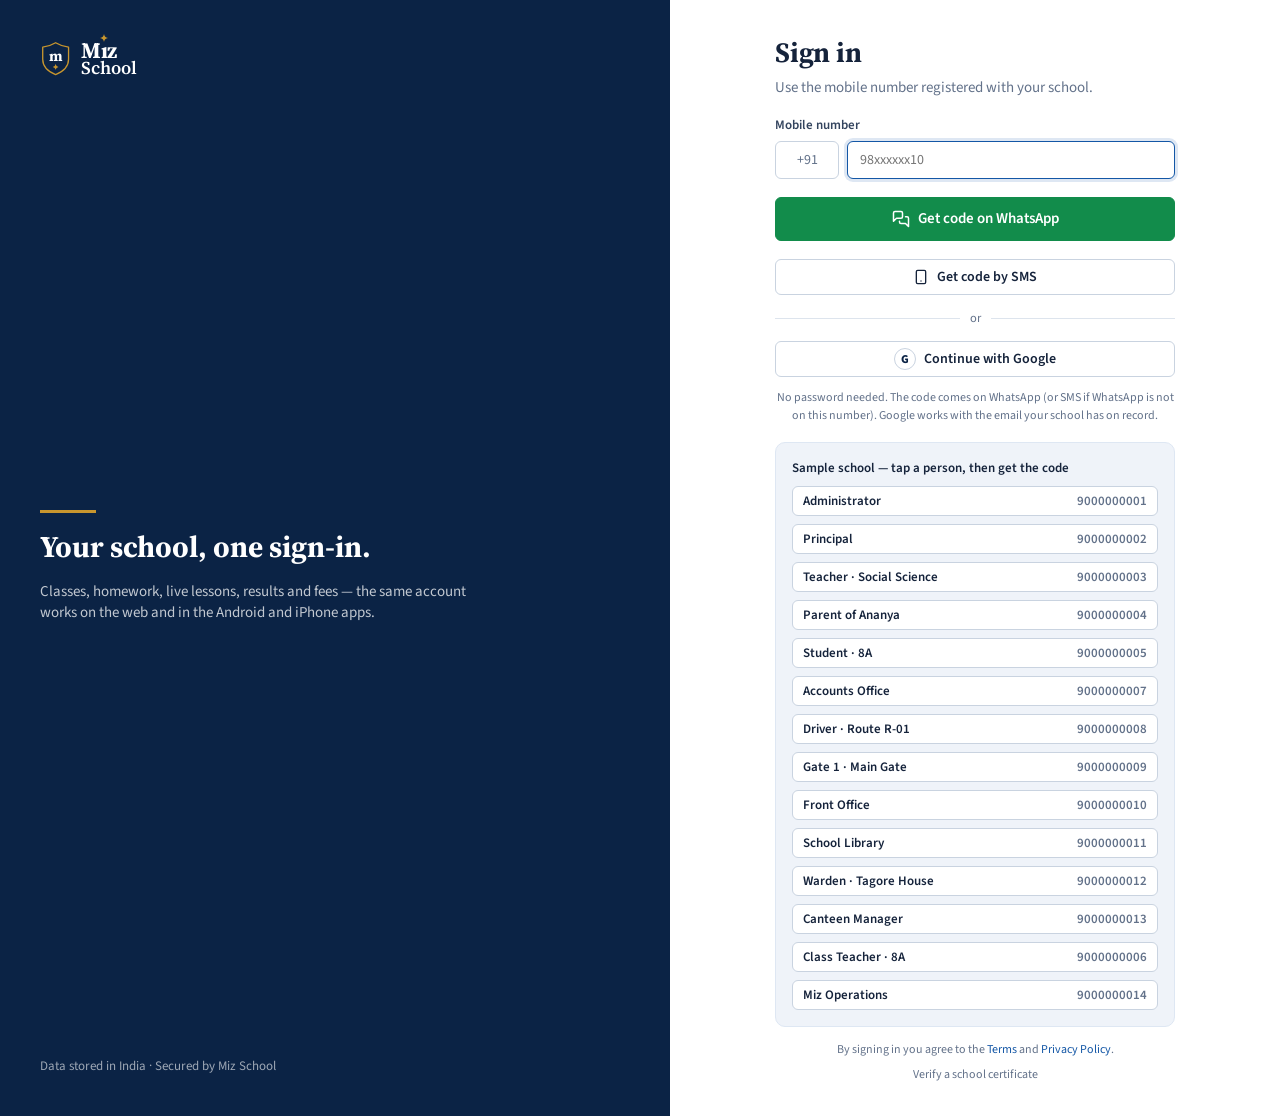
<file: index.html>
<!doctype html>
<html lang="en">
  <head>
    <meta charset="UTF-8" />
    <meta name="viewport" content="width=device-width, initial-scale=1.0" />
    <meta name="theme-color" content="#0B2345" />
    <link rel="icon" type="image/png" href="./favicon.png" />
    <link rel="apple-touch-icon" href="./app-icon.png" />
    <link rel="manifest" href="./manifest.webmanifest" />
    <meta name="description" content="Miz School — attendance, homework, fees, results, transport and messages for schools, staff and parents." />
    <link rel="preconnect" href="https://fonts.googleapis.com" />
    <link href="https://fonts.googleapis.com/css2?family=Source+Sans+3:wght@400;600;700&family=Source+Serif+4:opsz,wght@8..60,600;8..60,700&display=swap" rel="stylesheet" />
    <title>Miz School</title>
  </head>
  <body>
    <div id="root"></div>
    <link rel="stylesheet" href="./main.css?v=202609272135"><script type="module" src="./main.js?v=202609272135"></script>
  </body>
</html>
</file>
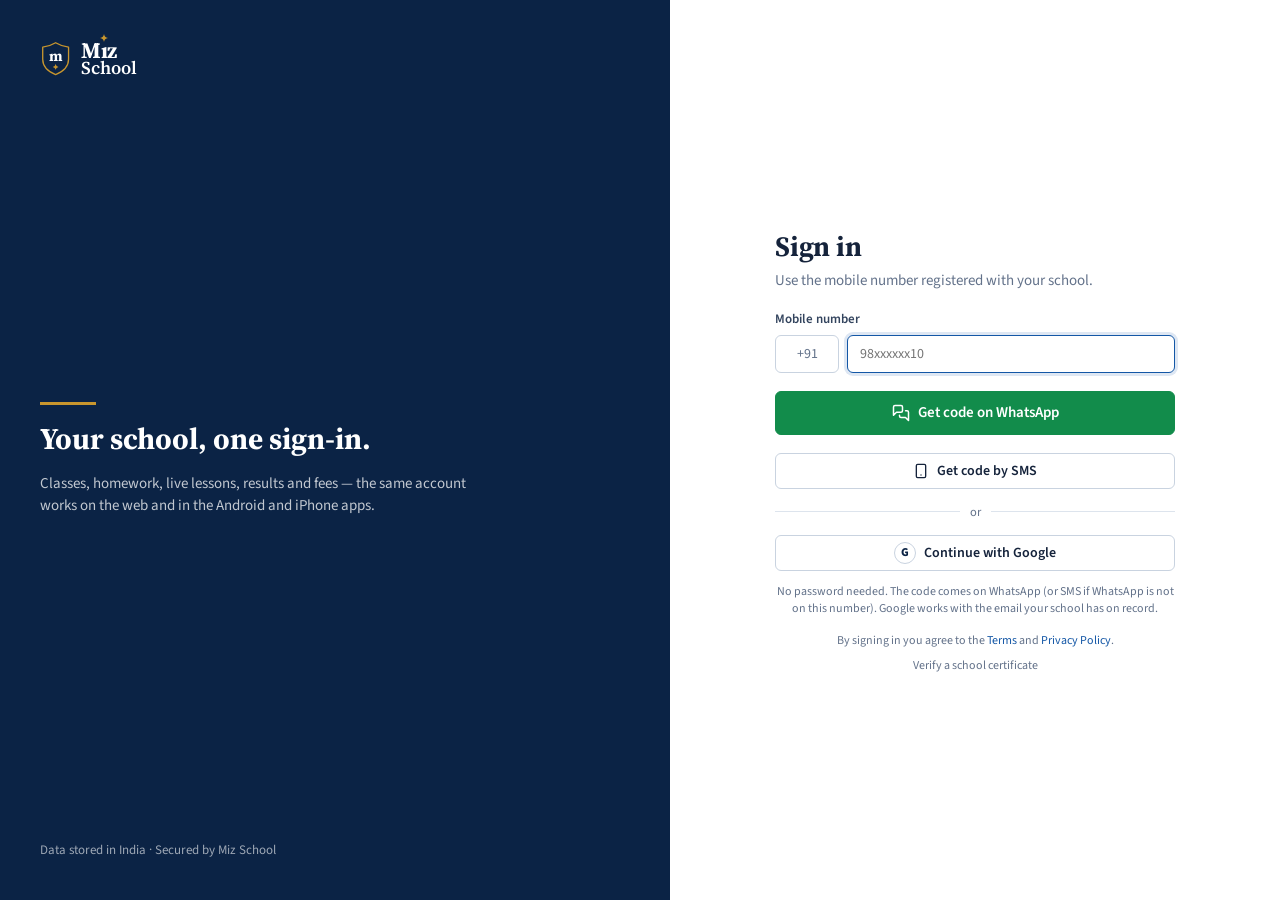
<file: staging/index.html>
<!doctype html>
<html lang="en">
  <head>
    <meta charset="UTF-8" />
    <meta name="viewport" content="width=device-width, initial-scale=1.0" />
    <meta name="theme-color" content="#0B2345" />
    <link rel="icon" type="image/png" href="./favicon.png" />
    <link rel="apple-touch-icon" href="./app-icon.png" />
    <link rel="manifest" href="./manifest.webmanifest" />
    <meta name="description" content="Miz School — attendance, homework, fees, results, transport and messages for schools, staff and parents." />
    <link rel="preconnect" href="https://fonts.googleapis.com" />
    <link href="https://fonts.googleapis.com/css2?family=Source+Sans+3:wght@400;600;700&family=Source+Serif+4:opsz,wght@8..60,600;8..60,700&display=swap" rel="stylesheet" />
    <title>Miz School · STAGING</title>
  </head>
  <body>
    <div id="root"></div>
    <link rel="stylesheet" href="./main.css?v=202609272135"><script type="module" src="./main.js?v=202609272135"></script>
  </body>
</html>
</file>
<file: main.css>
:root{--brand:#1457a6;--brand-ink:#0b2345;--accent:#c8962e;--brand-50:color-mix(in srgb,var(--brand)7%,white);--brand-100:color-mix(in srgb,var(--brand)14%,white);--brand-600:color-mix(in srgb,var(--brand)85%,black);--bg:#f3f6fa;--surface:#fff;--surface-2:#f8fafc;--line:#dde4ed;--line-strong:#c9d3e0;--ink:#15233b;--ink-2:#33445e;--muted:#63728a;--success:#1e7b4f;--success-bg:#e6f4ec;--danger:#b42318;--danger-bg:#fdecea;--warn:#a15c00;--warn-bg:#fff4e0;--info-bg:var(--brand-50);--radius:6px;--radius-lg:8px;--shadow:0 1px 2px #1023400f;--font:"Source Sans 3",system-ui,-apple-system,"Segoe UI",Roboto,sans-serif;--serif:"Source Serif 4",Georgia,"Times New Roman",serif;--sidebar-w:248px}*{box-sizing:border-box}html,body,#root{height:100%}body{background:var(--bg);color:var(--ink);font-family:var(--font);-webkit-font-smoothing:antialiased;margin:0;font-size:15px;line-height:1.45}a{color:var(--brand);text-decoration:none}a:hover{text-decoration:underline}button{font:inherit}h1,h2,h3,h4{color:var(--ink);margin:0}h1{font-family:var(--serif);letter-spacing:-.01em;font-size:26px;font-weight:700}h2{font-size:18px;font-weight:700}h3{font-size:15px;font-weight:700}p{margin:0}.serif{font-family:var(--serif)}.muted{color:var(--muted)}.small{font-size:13px}.xs{font-size:12px}.strong{font-weight:600}.nowrap{white-space:nowrap}.tnum{font-variant-numeric:tabular-nums}.upper{text-transform:uppercase;letter-spacing:.06em;color:var(--muted);font-size:11.5px;font-weight:700}.row{display:flex;align-items: center;gap:12px}.row.wrap{flex-wrap:wrap}.row.between{justify-content:space-between}.row.top{align-items: flex-start}.stack{display:flex;flex-direction:column;gap:16px}.stack-sm{display:flex;flex-direction:column;gap:8px}.grow{flex:1;min-width:0}.grid{display:grid;gap:16px}.g-2{grid-template-columns:repeat(2,minmax(0,1fr))}.g-3{grid-template-columns:repeat(3,minmax(0,1fr))}.g-4{grid-template-columns:repeat(4,minmax(0,1fr))}.g-main{grid-template-columns:minmax(0,1.65fr)minmax(0,1fr)}@media (max-width:1100px){.g-4{grid-template-columns:repeat(2,minmax(0,1fr))}.g-main{grid-template-columns:1fr}}@media (max-width:720px){.g-2,.g-3{grid-template-columns:1fr}}@media (max-width:520px){.g-4{grid-template-columns:repeat(2,minmax(0,1fr));gap:10px}}.btn{display:inline-flex;border-radius:var(--radius);border:1px solid var(--line-strong);background:var(--surface);color:var(--ink);cursor:pointer;white-space:nowrap;justify-content:center;align-items: center;gap:8px;height:36px;padding:0 14px;font-size:14px;font-weight:600;text-decoration:none!important}.btn:hover{background:var(--surface-2);border-color:#b7c3d3}.btn-primary{background:var(--brand);border-color:var(--brand);color:#fff}.btn-primary:hover{background:var(--brand-600);border-color:var(--brand-600)}.btn-ink{background:var(--brand-ink);border-color:var(--brand-ink);color:#fff}.btn-ghost{color:var(--ink-2);background:0 0;border-color:#0000}.btn-ghost:hover{background:var(--brand-50)}.btn-success{background:var(--success);border-color:var(--success);color:#fff}.btn-danger{color:var(--danger);background:#fff;border-color:#f1b5ae}.btn-sm{height:30px;padding:0 10px;font-size:13px}.btn-lg{height:44px;padding:0 20px;font-size:15px}.btn-block{width:100%}.btn:disabled{opacity:.55;cursor:not-allowed}.icon-btn{border-radius:var(--radius);display:inline-grid;color:var(--ink-2);cursor:pointer;position:relative;background:0 0;border:1px solid #0000;place-items: center;width:36px;height:36px;padding:0}.icon-btn:hover{background:var(--brand-50)}.card{background:var(--surface);border:1px solid var(--line);border-radius:var(--radius-lg);box-shadow:var(--shadow);min-width:0}.card-h{display:flex;border-bottom:1px solid var(--line);justify-content:space-between;align-items: center;gap:12px;padding:14px 16px}.card-h h2{font-size:15.5px}.card-b{padding:16px}.card-f{border-top:1px solid var(--line);background:var(--surface-2);border-radius:0 0 var(--radius-lg)var(--radius-lg);padding:10px 16px}.stat{display:flex;flex-direction:column;gap:4px;padding:14px 16px}.stat .label{color:var(--muted);display:flex;align-items: center;gap:6px;font-size:13px;font-weight:600}.stat .value{letter-spacing:-.01em;font-variant-numeric:tabular-nums;font-size:26px;font-weight:700}.stat .foot{color:var(--muted);font-size:12.5px}.stat .ico{display:grid;background:var(--brand-50);color:var(--brand);border-radius:6px;place-items: center;width:30px;height:30px}@media (max-width:520px){.stat .value{font-size:21px}.stat{padding:12px}}.badge{display:inline-flex;white-space:nowrap;color:var(--ink-2);background:#eef2f7;border-radius:4px;align-items: center;gap:5px;height:22px;padding:0 8px;font-size:12px;font-weight:600}.badge.green{background:var(--success-bg);color:var(--success)}.badge.red{background:var(--danger-bg);color:var(--danger)}.badge.amber{background:var(--warn-bg);color:var(--warn)}.badge.blue{background:var(--brand-50);color:var(--brand)}.badge.navy{background:var(--brand-ink);color:#fff}.dot{display:inline-block;background:currentColor;border-radius:50%;width:8px;height:8px}.table-wrap{overflow-x:auto}table.table{border-collapse:collapse;width:100%;font-size:14px}.table th{text-align:left;text-transform:uppercase;letter-spacing:.04em;color:var(--muted);background:var(--surface-2);border-bottom:1px solid var(--line);white-space:nowrap;padding:9px 12px;font-size:12px;font-weight:700}.table td{vertical-align:middle;border-bottom:1px solid #edf1f6;padding:10px 12px}.table tr:last-child td{border-bottom:0}.table tbody tr:hover td{background:#fafcfe}.table .num{text-align:right;font-variant-numeric:tabular-nums}.field{display:flex;flex-direction:column;gap:6px}.field label{color:var(--ink-2);font-size:13px;font-weight:600}.input,.select,textarea.input{border:1px solid var(--line-strong);border-radius:var(--radius);color:var(--ink);font:inherit;outline:none;background:#fff;width:100%;height:38px;padding:0 12px;font-size:14px}textarea.input{resize:vertical;height:auto;min-height:84px;padding:10px 12px}.input:focus,.select:focus{border-color:var(--brand);box-shadow:0 0 0 3px var(--brand-100)}.search{position:relative}.search svg{position:absolute;color:var(--muted);top:50%;left:10px;transform:translateY(-50%)}.search .input{padding-left:34px}.tabs{display:flex;border-bottom:1px solid var(--line);overflow-x:auto;scrollbar-width:none;gap:2px}.tab{color:var(--muted);cursor:pointer;white-space:nowrap;background:0 0;border:0;border-bottom:2px solid #0000;margin-bottom:-1px;padding:10px 14px;font-size:14px;font-weight:600}.tab.active{color:var(--brand);border-bottom-color:var(--brand)}.seg{display:inline-flex;border:1px solid var(--line-strong);border-radius:var(--radius);overflow:hidden;background:#fff}.seg button{color:var(--ink-2);cursor:pointer;border:0;border-right:1px solid var(--line);background:0 0;padding:6px 12px;font-size:13px;font-weight:600}.seg button:last-child{border-right:0}.seg button.on{background:var(--brand);color:#fff}.list>*{border-bottom:1px solid #edf1f6;padding:12px 16px}.list>:last-child{border-bottom:0}.avatar{display:grid;background:var(--brand-100);color:var(--brand-ink);border-radius:50%;flex-shrink:0;place-items: center;width:36px;height:36px;font-size:13px;font-weight:700}.avatar.sm{width:28px;height:28px;font-size:11px}.avatar.lg{width:52px;height:52px;font-size:18px}.progress{overflow:hidden;background:#e7edf4;border-radius:3px;height:6px}.progress>span{display:block;background:var(--brand);border-radius:3px;height:100%}.time-col{font-variant-numeric:tabular-nums;color:var(--brand-ink);flex-shrink:0;width:58px;font-weight:700}.divider{background:var(--line);height:1px}.empty{text-align:center;color:var(--muted);padding:32px}.shell{display:flex;min-height:100vh}.sidebar{width:var(--sidebar-w);background:var(--surface);border-right:1px solid var(--line);position:sticky;overflow-y:auto;display:flex;flex-direction:column;flex-shrink:0;height:100vh;top:0}.sb-school{border-bottom:1px solid var(--line);display:flex;align-items: center;gap:10px;padding:16px 16px 14px}.sb-school .name{font-family:var(--serif);color:var(--brand-ink);font-size:15px;font-weight:700;line-height:1.2}.sb-nav{flex:1;padding:8px 10px 16px}.sb-group{margin-top:14px}.sb-group .upper{padding:0 10px 6px;font-size:11px}.sb-link{display:flex;border-radius:var(--radius);color:var(--ink-2);cursor:pointer;text-align:left;background:0 0;border:0;align-items: center;gap:10px;width:100%;padding:8px 10px;font-size:14px;font-weight:600}.sb-link:hover{background:var(--brand-50);text-decoration:none}.sb-link.active{background:var(--brand-50);color:var(--brand);box-shadow:inset 3px 0 0 var(--brand)}.sb-link svg{flex-shrink:0}.sb-foot{border-top:1px solid var(--line);color:var(--muted);padding:12px 16px;font-size:12px}.main{display:flex;flex-direction:column;flex:1;min-width:0}.topbar{background:var(--surface);border-bottom:1px solid var(--line);display:flex;position:sticky;z-index:20;align-items: center;gap:12px;height:60px;padding:0 20px;top:0}.topbar .school-title{display:none}.ay-chip{display:inline-flex;color:var(--ink-2);background:var(--surface-2);border:1px solid var(--line);border-radius:var(--radius);align-items: center;gap:6px;padding:5px 10px;font-size:13px;font-weight:600}.content{width:100%;max-width:1360px;margin:0 auto;padding:24px}.page-head{display:flex;flex-wrap:wrap;justify-content:space-between;align-items: flex-end;gap:16px;margin-bottom:20px}.page-head .sub{color:var(--muted);margin-top:4px}.crumbs{color:var(--muted);margin-bottom:6px;font-size:13px}.brand-strip{background:linear-gradient(90deg,var(--brand-ink)0 70%,var(--accent)70% 100%);height:4px}.demo-bar{background:var(--brand-ink);color:#dfe8f5;display:flex;justify-content:space-between;align-items: center;gap:12px;padding:6px 20px;font-size:13px}.demo-bar a,.demo-bar button{color:#fff;font-weight:600}.demo-bar select{color:#fff;font:inherit;background:0 0;border:1px solid #ffffff4d;border-radius:4px;padding:2px 6px;font-size:13px}.demo-bar select option{color:var(--ink)}.notif-dot{position:absolute;background:#d92d20;border:2px solid #fff;border-radius:50%;width:8px;height:8px;top:7px;right:7px}.menu{position:absolute;border:1px solid var(--line);border-radius:var(--radius-lg);z-index:50;background:#fff;min-width:300px;top:calc(100% + 6px);right:0;box-shadow:0 8px 24px #1023401f}.bottom-nav,.drawer-backdrop{display:none}@media (max-width:960px){.sidebar{position:fixed;z-index:60;transition:transform .2s;top:0;left:0;transform:translate(-100%);box-shadow:0 0 40px #0003}.sidebar.open{transform:none}.drawer-backdrop.open{display:block;position:fixed;z-index:55;background:#0b234559;inset:0}.topbar{padding:0 12px}.topbar .school-title{display:flex}.topbar .hide-m{display:none}.content{padding:16px 16px 88px}h1{font-size:22px}.bottom-nav{display:flex;position:fixed;border-top:1px solid var(--line);z-index:40;padding-bottom:env(safe-area-inset-bottom);background:#fff;bottom:0;left:0;right:0}.bottom-nav button{display:flex;color:var(--muted);cursor:pointer;background:0 0;border:0;flex-direction:column;flex:1;align-items: center;gap:3px;padding:8px 2px 7px;font-size:11px;font-weight:600}.bottom-nav button.active{color:var(--brand)}.demo-bar{padding:6px 12px}.demo-bar .hide-m{display:none}}@media (min-width:961px){.only-m{display:none!important}}.modal-back{position:fixed;z-index:80;display:grid;background:#0b234566;place-items: center;padding:16px;inset:0}.modal{border-radius:var(--radius-lg);overflow:auto;background:#fff;width:100%;max-width:520px;max-height:90vh;box-shadow:0 20px 50px #00000040}.toast{position:fixed;background:var(--brand-ink);color:#fff;border-radius:var(--radius);z-index:90;display:flex;align-items: center;gap:8px;padding:10px 16px;font-size:14px;font-weight:600;bottom:24px;left:50%;transform:translate(-50%);box-shadow:0 8px 24px #0003}@media (max-width:960px){.toast{bottom:80px}}.att-row{display:flex;border-bottom:1px solid #edf1f6;align-items: center;gap:12px;padding:9px 16px}.att-btns{display:flex;gap:4px}.att-btns button{border:1px solid var(--line-strong);cursor:pointer;color:var(--muted);background:#fff;border-radius:5px;width:34px;height:30px;font-size:12.5px;font-weight:700}.att-btns button.P.on{background:var(--success);border-color:var(--success);color:#fff}.att-btns button.A.on{background:var(--danger);border-color:var(--danger);color:#fff}.att-btns button.L.on{color:#fff;background:#d98a00;border-color:#d98a00}.att-btns button.V.on{background:var(--brand);border-color:var(--brand);color:#fff}.cal{display:grid;grid-template-columns:repeat(7,1fr);gap:4px}.cal .d{aspect-ratio:1.3;display:grid;color:var(--muted);background:#f1f4f8;border-radius:5px;place-items: center;font-size:12.5px;font-weight:600}.cal .d.present{background:var(--success-bg);color:var(--success)}.cal .d.absent{background:var(--danger-bg);color:var(--danger)}.cal .d.late,.cal .d.leave{background:var(--warn-bg);color:var(--warn)}.cal .h{color:var(--muted);text-align:center;padding-bottom:2px;font-size:11px;font-weight:700}.tt{border-collapse:separate;border-spacing:4px;width:100%;min-width:760px}.tt th{color:var(--muted);text-align:left;padding:4px 6px;font-size:12px;font-weight:700}.tt td{background:var(--brand-50);vertical-align:top;border-left:3px solid var(--brand);border-radius:5px;padding:8px;font-size:13px}.tt td.break{background:0 0;border:0}.tt td.empty-slot{background:#f4f6f9;border-left-color:#dfe5ec}.tt td.now{background:var(--brand);color:#fff}.tt td.now .muted{color:#dbe7f7}.bars{display:flex;align-items: flex-end;gap:6px;height:140px;padding-top:8px}.bars .b{display:flex;flex-direction:column;flex:1;justify-content:flex-end;align-items: center;gap:6px;min-width:0;height:100%}.bars .b span.col{background:var(--brand);border-radius:3px 3px 0 0;width:100%;max-width:34px}.bars .b span.col.muted-col{background:var(--brand-100)}.bars .b small{color:var(--muted);font-size:11px;font-weight:600}.rooms{display:grid;grid-template-columns:repeat(auto-fill,minmax(92px,1fr));gap:8px}.room{border:1px solid var(--line);cursor:pointer;text-align:left;background:#fff;border-radius:6px;padding:8px;font-size:12.5px}.room .beds{display:flex;gap:3px;margin-top:6px}.room .beds i{background:#e3e9f1;border-radius:2px;width:12px;height:12px}.room .beds i.on{background:var(--brand)}.room.full{border-color:var(--brand-100);background:var(--brand-50)}.room.maint{background:var(--warn-bg);border-color:#f3d39a}.stops{position:relative;padding-left:26px}.stops:before{content:"";position:absolute;background:var(--line-strong);width:2px;top:8px;bottom:8px;left:9px}.stop{position:relative;padding:8px 0}.stop:before{content:"";position:absolute;border:2px solid var(--line-strong);background:#fff;border-radius:50%;width:12px;height:12px;top:13px;left:-22px}.stop.done:before{background:var(--success);border-color:var(--success)}.stop.current:before{background:var(--brand);border-color:var(--brand);box-shadow:0 0 0 4px var(--brand-100)}.qr-frame{aspect-ratio:1;position:relative;overflow:hidden;display:grid;background:#0f1a2c;border-radius:10px;place-items: center;max-width:320px;margin:0 auto}.qr-frame .corner{position:absolute;border:4px solid #fff;width:38px;height:38px}.qr-frame .scanline{position:absolute;animation:scan 2.2s ease-in-out infinite alternate;background:#4ade80;height:2px;left:12%;right:12%;box-shadow:0 0 12px #4ade80}@keyframes scan{0%{top:18%}to{top:80%}}.pub-nav{display:flex;border-bottom:1px solid var(--line);position:sticky;z-index:30;background:#fff;align-items: center;gap:28px;height:68px;padding:0 max(20px,50vw - 600px);top:0}.pub-nav .links{display:flex;gap:22px;font-size:14.5px;font-weight:600}.pub-nav .links a{color:var(--ink-2)}.pw{max-width:1200px;margin:0 auto;padding:0 20px}.hero{border-bottom:1px solid var(--line);background:#fff}.hero-in{display:grid;grid-template-columns:1fr 1.15fr;align-items: center;gap:48px;padding-top:64px;padding-bottom:56px}.hero h1{color:var(--brand-ink);font-size:44px;line-height:1.1}.eyebrow{display:inline-flex;color:var(--brand);background:var(--brand-50);border:1px solid var(--brand-100);border-radius:4px;align-items: center;gap:8px;padding:4px 10px;font-size:13px;font-weight:700}.section{padding:64px 0}.section h2.title{font-family:var(--serif);color:var(--brand-ink);font-size:30px}.feature{padding:20px}.feature .ico{display:grid;background:var(--brand-50);color:var(--brand);border-radius:6px;place-items: center;width:38px;height:38px;margin-bottom:12px}.footer{background:var(--brand-ink);color:#b9c7db;padding:40px 0;font-size:14px}.footer a{color:#fff}@media (max-width:960px){.pub-nav .links{display:none}.hero-in{grid-template-columns:1fr;gap:28px;padding-top:36px;padding-bottom:36px}.pub-nav{gap:12px}.pub-nav .btn-ghost{display:none}.hero h1{font-size:32px}.section{padding:40px 0}.section h2.title{font-size:24px}}.role-card{display:flex;border:1px solid var(--line);border-radius:var(--radius-lg);cursor:pointer;text-align:left;background:#fff;align-items: flex-start;gap:12px;width:100%;padding:14px}.role-card:hover{border-color:var(--brand);box-shadow:0 0 0 3px var(--brand-50)}.role-card .ico{display:grid;background:var(--brand-50);color:var(--brand);border-radius:6px;flex-shrink:0;place-items: center;width:38px;height:38px}.school-pick{border:1px solid var(--line);border-radius:var(--radius-lg);cursor:pointer;text-align:left;display:flex;background:#fff;align-items: center;gap:14px;width:100%;padding:16px}.school-pick.on{border-color:var(--brand);box-shadow:0 0 0 3px var(--brand-100)}.login{display:grid;grid-template-columns:1.1fr 1fr;background:#fff;min-height:100vh}.login-art{background:var(--brand-ink);color:#fff;position:relative;overflow:hidden;display:flex;flex-direction:column;justify-content:space-between;padding:40px}.login-form{display:flex;flex-direction:column;justify-content:center;align-items: center;padding:32px 20px}.login-form .box{width:100%;max-width:400px}@media (max-width:900px){.login{grid-template-columns:1fr}.login-art{min-height:230px;padding:24px 20px}.login-art .campus{opacity:.35}}.report{border:1px solid var(--line-strong);border-radius:var(--radius-lg);background:#fff}.report-head{display:flex;border-bottom:2px solid var(--brand-ink);align-items: center;gap:16px;padding:18px 20px}@media print{.sidebar,.topbar,.bottom-nav,.demo-bar,.no-print{display:none!important}.content{padding:0}}.spin{animation:spin 1s linear infinite}@keyframes spin{to{transform:rotate(360deg)}}.bars .b small{white-space:nowrap;overflow:hidden;text-overflow:clip;max-width:100%}@media (max-width:520px){.bars{gap:3px}.bars .b small{font-size:9.5px}}:root{--shadow:0 1px 2px #1023400d,0 2px 8px #1023400a;--radius-lg:10px}body{background:#f2f5f9}.icon-tile{display:inline-grid;border-radius:9px;flex-shrink:0;place-items: center}.card{transition:box-shadow .15s,border-color .15s}.card-h h2{font-size:15px}.stat{position:relative;overflow:hidden;gap:10px;padding:16px}.stat:after{content:"";position:absolute;background:var(--tone,var(--brand));opacity:.85;height:3px;bottom:0;left:0;right:0}.stat .label{display:block;text-transform:uppercase;letter-spacing:.04em;color:var(--muted);font-size:12.5px}.stat .value{display:block;color:var(--ink);margin-top:2px;font-size:26px;line-height:1.15}.stat .foot{padding-top:2px}.welcome{position:relative;overflow:hidden;background:var(--brand-ink);color:#fff;border-radius:12px;margin-bottom:20px;box-shadow:0 6px 20px #0b23452e}.welcome:before{content:"";position:absolute;background:radial-gradient(circle at 85% -20%,color-mix(in srgb,var(--brand)70%,transparent)0,transparent 55%);inset:0}.welcome-art{opacity:.9;pointer-events:none;max-width:55%;bottom:0;right:-10px;position:absolute!important;width:460px!important}.welcome-in{position:relative;display:flex;flex-wrap:wrap;align-items: center;gap:18px;padding:24px 26px}.welcome h1{color:#fff;margin-top:4px;font-size:28px}.welcome-date{color:#ffffffbf;display:flex;align-items: center;gap:6px;font-size:13px}.welcome-sub{color:#ffffffd1;margin-top:4px}.welcome-crest{display:grid;background:#ffffff1a;border:1px solid #ffffff2e;border-radius:12px;flex-shrink:0;place-items: center;width:70px;height:76px}.welcome-chip{display:inline-flex;color:#fff;background:#ffffff1f;border:1px solid #ffffff2e;border-radius:999px;align-items: center;gap:6px;padding:4px 10px;font-size:12.5px;font-weight:600}.welcome-stripe{position:relative;background:linear-gradient(90deg,var(--accent)0 28%,var(--brand)28% 100%);height:4px}.welcome .btn{color:#fff;background:#ffffff1f;border-color:#ffffff40}.welcome .btn:hover{background:#fff3}.welcome .btn-primary{color:var(--brand-ink);background:#fff;border-color:#fff}.welcome .btn-primary:hover{background:#eef3fa}.welcome-actions{position:relative;margin-left:auto}@media (max-width:720px){.welcome-in{gap:12px;padding:18px}.welcome h1{font-size:22px}.welcome-crest{width:54px;height:58px}.welcome-art{opacity:.5;max-width:80%}.welcome-actions{width:100%;margin-left:0}}.qa-grid{display:grid;grid-template-columns:repeat(auto-fill,minmax(118px,1fr));gap:10px}.qa{display:flex;border:1px solid var(--line);cursor:pointer;color:var(--ink-2);text-align:center;background:#fff;border-radius:10px;flex-direction:column;align-items: center;gap:8px;padding:14px 8px;transition:all .15s;font-size:13px;font-weight:600}.qa:hover{border-color:var(--brand);color:var(--brand);transform:translateY(-1px);box-shadow:0 4px 12px #10234014}.date-box{overflow:hidden;border:1px solid var(--line);text-align:center;background:#fff;border-radius:8px;flex-shrink:0;width:46px}.date-box .m{display:block;background:var(--brand);color:#fff;text-transform:uppercase;padding:2px 0;font-size:10.5px;font-weight:700}.date-box .d{display:block;color:var(--brand-ink);padding:3px 0;font-size:17px;font-weight:700}.sb-ico{display:inline-grid;border-radius:7px;flex-shrink:0;place-items: center;width:28px;height:28px}.sb-link{padding:6px 8px}.sb-link.active{background:var(--brand);color:#fff;box-shadow:0 3px 10px color-mix(in srgb,var(--brand)35%,transparent)}.sb-link.active .sb-ico{color:#fff!important;background:#ffffff2e!important}.sb-school{background:linear-gradient(180deg,var(--brand-50),#fff)}.page-head h1{line-height:1.15}.tt td{border-radius:7px}.list>.row:hover{background:#fafcff}.role-card .ico,.feature .ico{border-radius:10px}.badge.violet{color:#6a3fc2;background:#efeafc}.badge.teal{color:#0f7a74;background:#e1f4f3}.badge.indigo{color:#3a45b8;background:#e9ebfb}.badge.rose{color:#b3245f;background:#fce8f0}.ellipsis{display:block;white-space:nowrap;overflow:hidden;text-overflow:ellipsis}.kanban{display:grid;grid-template-columns:repeat(5,minmax(210px,1fr));overflow-x:auto;gap:12px;padding-bottom:6px}.kan-col{background:#eef2f7;border-radius:10px;min-height:200px;padding:8px}.kan-head{display:flex;border-top:3px solid;border-radius:6px 6px 0 0;justify-content:space-between;align-items: center;padding:6px 6px 10px}.kan-card{border:1px solid var(--line);cursor:pointer;box-shadow:var(--shadow);background:#fff;border-radius:8px;margin-bottom:8px;padding:10px}.kan-card:hover{border-color:var(--brand)}.chan{display:inline-flex;border:1px solid var(--line-strong);cursor:pointer;background:#fff;border-radius:8px;align-items: center;gap:6px;padding:7px 12px;font-size:13.5px;font-weight:600}.chan[data-on=true]{border-color:var(--brand);background:var(--brand-50);color:var(--brand)}.chan input{accent-color:var(--brand)}.switch{position:relative;flex-shrink:0;width:40px;height:22px}.switch input{opacity:0;width:0;height:0}.switch span{position:absolute;cursor:pointer;background:#cfd8e3;border-radius:22px;transition:all .2s;inset:0}.switch span:before{content:"";position:absolute;background:#fff;border-radius:50%;width:16px;height:16px;transition:all .2s;top:3px;left:3px}.switch input:checked+span{background:var(--success)}.switch input:checked+span:before{transform:translate(18px)}.wa{overflow:hidden;border:1px solid var(--line);border-radius:12px}.wa-head{color:#fff;display:flex;background:#075e54;align-items: center;gap:10px;padding:10px 12px}.wa-body{background:#e5ddd5;min-height:200px;padding:16px 12px}.wa-msg{white-space:pre-wrap;background:#fff;border-radius:0 8px 8px;max-width:90%;padding:8px 10px;font-size:13.5px;box-shadow:0 1px 1px #0000001a}.wa-time{text-align:right;color:#53bdeb;margin-top:4px;font-size:10.5px}.chat{display:grid;grid-template-columns:300px 1fr;overflow:hidden;height:calc(100vh - 230px);min-height:460px}.chat-list{border-right:1px solid var(--line);overflow-y:auto}.chat-item{display:flex;text-align:left;cursor:pointer;background:0 0;border:0;border-bottom:1px solid #edf1f6;align-items: center;gap:10px;width:100%;padding:12px 14px}.chat-item.on,.chat-item:hover{background:var(--brand-50)}.chat-pane{display:flex;flex-direction:column;min-width:0}.chat-top{border-bottom:1px solid var(--line);padding:12px 16px}.chat-body{overflow-y:auto;display:flex;background:#f7f9fc;flex-direction:column;flex:1;gap:8px;padding:16px}.bubble{border:1px solid var(--line);background:#fff;border-radius:12px 12px 12px 2px;align-self: flex-start;max-width:70%;padding:8px 12px;font-size:14px}.bubble.me{background:var(--brand);color:#fff;border-color:var(--brand);border-radius:12px 12px 2px;align-self: flex-end}.bubble span{display:block;opacity:.7;text-align:right;margin-top:3px;font-size:10.5px}.chat-input{display:flex;border-top:1px solid var(--line);gap:8px;padding:10px}@media (max-width:760px){.chat{grid-template-columns:1fr;height:auto}.chat-list{border-right:0;border-bottom:1px solid var(--line);max-height:200px}.chat-body{min-height:320px}}.slot[data-state=booked]{background:var(--surface-2)}.slot[data-state=mine]{border-color:var(--success);background:var(--success-bg)}.bigcal{display:grid;grid-template-columns:repeat(7,1fr)}.bc-h{color:var(--muted);text-align:center;border-bottom:1px solid var(--line);padding:8px;font-size:12px;font-weight:700}.bc-d{display:flex;border-bottom:1px solid #edf1f6;border-right:1px solid #edf1f6;flex-direction:column;gap:3px;min-height:96px;padding:6px}.bc-d .n{color:var(--ink-2);font-size:12.5px;font-weight:700}.bc-d.today .n{background:var(--brand);color:#fff;display:grid;border-radius:999px;place-items: center;width:24px;height:24px}.bc-d.empty{background:#fafbfd}.bc-ev{white-space:nowrap;overflow:hidden;text-overflow:ellipsis;border-radius:4px;padding:2px 5px;font-size:11px;font-weight:600}@media (max-width:720px){.bc-d{min-height:58px}.bc-ev{height:6px;padding:0;font-size:0}}.opt{display:flex;border:1px solid var(--line-strong);cursor:pointer;text-align:left;background:#fff;border-radius:10px;align-items: center;gap:12px;width:100%;padding:12px 14px;font-size:15px}.opt:hover{border-color:var(--brand)}.opt.on{border-color:var(--brand);background:var(--brand-50);box-shadow:0 0 0 3px var(--brand-100)}.opt-k{display:grid;background:#eef2f7;border-radius:50%;place-items: center;width:28px;height:28px;font-size:13px;font-weight:700}.opt.on .opt-k{background:var(--brand);color:#fff}.qdot{border:1px solid var(--line-strong);cursor:pointer;background:#fff;border-radius:8px;width:32px;height:32px;font-weight:700}.qdot.done{background:var(--success-bg);color:var(--success);border-color:#a6d9bc}.qdot.cur{background:var(--brand);color:#fff;border-color:var(--brand)}.otp{text-align:center;letter-spacing:14px;width:200px;height:60px;font-size:30px;font-weight:700}.cert{border:6px double var(--brand-ink);background:#fffdf8}.idgrid{display:grid;grid-template-columns:repeat(auto-fill,minmax(210px,1fr));gap:14px}.idcard{overflow:hidden;border:1px solid var(--line);background:#fff;border-radius:12px;box-shadow:0 6px 16px #10234014}.id-top{display:flex;background:var(--brand-ink);color:#fff;border-bottom:3px solid var(--accent);align-items: center;gap:8px;padding:10px 12px}.id-mid{text-align:center;padding:14px 10px 8px}.id-bot{display:flex;justify-content:space-between;align-items: center;gap:8px;padding:8px 12px 12px;line-height:1.5}.busmap{position:relative;overflow:hidden;background:#eef3ea;border-radius:10px}.busmap svg{display:block;width:100%;height:auto}.bus-pin{transition:transform 1.2s linear}.hero-pro{background:linear-gradient(180deg,#fff 0%,var(--brand-50)100%)}.stat-band{display:grid;grid-template-columns:repeat(4,1fr);border:1px solid var(--line);position:relative;z-index:2;background:#fff;border-radius:12px;gap:0;margin-bottom:-36px;box-shadow:0 8px 24px #1023400f}.stat-band>div{border-right:1px solid var(--line);padding:18px 22px}.stat-band>div:last-child{border-right:0}.stat-band .n{font-family:var(--serif);color:var(--brand-ink);font-size:28px;font-weight:700}.stat-band .l{color:var(--muted);font-size:13px;font-weight:600}.hero-pro+.section{padding-top:88px}.stage-row{display:grid;grid-template-columns:repeat(5,1fr);gap:12px}.stage-card{position:relative}.app-sec{display:grid;grid-template-columns:1.2fr 1fr;align-items: center;gap:48px}.phone{position:relative;background:#0d1626;border-radius:36px;width:300px;margin:0 auto;padding:12px;box-shadow:0 30px 60px #0b234540}.phone-notch{position:absolute;z-index:2;background:#0d1626;border-radius:0 0 14px 14px;width:110px;height:22px;top:12px;left:50%;transform:translate(-50%)}.phone>.phone-top,.phone>.phone-body,.phone>.phone-nav{background:#f3f6fa}.phone-top{display:flex;border-bottom:1px solid var(--line);color:var(--brand-ink);border-radius:26px 26px 0 0;align-items: center;gap:8px;padding:30px 14px 10px;background:#fff!important}.phone-body{min-height:380px;padding:12px}.ph-alert{display:flex;background:var(--success-bg);color:var(--success);border-radius:10px;align-items: center;gap:8px;margin-bottom:10px;padding:8px 10px;font-size:12.5px;font-weight:600}.ph-grid{display:grid;grid-template-columns:1fr 1fr;gap:8px;margin-bottom:10px}.ph-tile{border:1px solid var(--line);display:flex;color:var(--brand);background:#fff;border-radius:10px;flex-direction:column;gap:1px;padding:8px 10px}.ph-tile strong{color:var(--ink);font-size:16px}.ph-tile span{color:var(--muted);font-size:11px}.ph-card{border:1px solid var(--line);background:#fff;border-radius:10px;margin-bottom:8px;padding:9px 10px}.ph-btn{display:inline-block;background:var(--brand);color:#fff;border-radius:6px;margin-top:6px;padding:4px 10px;font-size:11.5px;font-weight:700}.phone-nav{display:flex;border-top:1px solid var(--line);color:var(--muted);border-radius:0 0 26px 26px;justify-content:space-around;padding:12px 8px 16px;background:#fff!important}.phone-nav svg:first-child{color:var(--brand)}.faq-q{display:flex;cursor:pointer;text-align:left;color:var(--ink);background:#fff;border:0;justify-content:space-between;align-items: center;gap:12px;width:100%;padding:16px 20px;font-size:15.5px;font-weight:700}.faq-q:hover{background:var(--surface-2)}.faq-a{color:var(--ink-2);padding:0 20px 18px}@media (max-width:1100px){.stage-row{grid-template-columns:repeat(3,1fr)}}@media (max-width:860px){.stat-band{grid-template-columns:repeat(2,1fr);margin-bottom:-24px}.stat-band>div:nth-child(2){border-right:0}.stat-band>div:nth-child(-n+2){border-bottom:1px solid var(--line)}.stat-band .n{font-size:22px}.app-sec{grid-template-columns:1fr;gap:28px}.stage-row{grid-template-columns:1fr 1fr}}@media (max-width:520px){.stage-row,.section .g-4{grid-template-columns:1fr}}.hero-dark{position:relative;overflow:hidden;color:#fff;background:radial-gradient(900px 420px at 85% 10%,#3b82f659,#0000 60%),radial-gradient(700px 380px at 5% 100%,#d99a1e38,#0000 60%),linear-gradient(160deg,#0b1f45 0%,#0f2d66 55%,#123a82 100%);border-bottom:0}.hero-dark:before{content:"";position:absolute;mask-image:linear-gradient(#000 0%,#0000 85%);pointer-events:none;background-image:linear-gradient(#ffffff0d 1px,#0000 1px),linear-gradient(90deg,#ffffff0d 1px,#0000 1px);background-size:44px 44px;inset:0}.hero-dark>*{position:relative}.hero-dark h1{color:#fff}.hero-dark .hl{background:linear-gradient(90deg,#fbbf24,#f59e0b);color:#0000;-webkit-background-clip:text;background-clip:text}.hero-lead{color:#c7d6f0;max-width:560px;font-size:18px}.hero-ticks{color:#dbe7fb}.eyebrow-dark{display:inline-flex;color:#fff;background:#ffffff1a;border:1px solid #fff3;border-radius:999px;align-self: flex-start;align-items: center;gap:8px;padding:5px 12px;font-size:13px;font-weight:700}.live-dot{background:#34d399;border-radius:50%;width:8px;height:8px;box-shadow:0 0 0 4px #34d39940}.btn-gold{color:#1b1300;background:linear-gradient(#fbbf24,#f59e0b);border-color:#f59e0b;box-shadow:0 8px 20px #f59e0b59}.btn-gold:hover{background:#f59e0b;border-color:#d97706}.btn-glass{color:#fff;background:#ffffff14;border-color:#ffffff4d}.btn-glass:hover{background:#ffffff29;border-color:#ffffff73}.hero-dark .card{border-color:#fff3;box-shadow:0 30px 70px #00000059}.hero-dark .stat-band{border-color:#0000;box-shadow:0 18px 40px #0b1f4540}.hero-dark .stat-band>div{padding:20px 22px}.kicker{display:inline-flex;letter-spacing:.08em;text-transform:uppercase;color:var(--brand);background:var(--brand-50);border:1px solid var(--brand-100);border-radius:999px;align-items: center;gap:6px;padding:4px 10px;font-size:12px;font-weight:800}.tone-card{border-top:4px solid var(--t);background:linear-gradient(180deg,var(--tb)0%,#fff 55%)}.tone-hover{transition:transform .15s,box-shadow .15s,border-color .15s}.tone-hover:hover{border-color:var(--t);background:linear-gradient(180deg,var(--tb)0%,#fff 70%);transform:translateY(-3px);box-shadow:0 12px 28px #1023401a}.section h2.title{font-size:32px}.cta-band{color:#fff;background:radial-gradient(600px 240px at 90% 0%,#fbbf2440,#0000 60%),linear-gradient(120deg,#0b1f45,#1d4ed8)!important;border:0!important;padding:32px 36px!important;box-shadow:0 20px 50px #1d4ed840!important}.pub-nav{backdrop-filter:saturate(1.4)blur(8px);background:#ffffffeb}.footer{background:linear-gradient(#0b1f45,#081734)}@media (max-width:960px){.section h2.title{font-size:24px}}.hero-dark .card{color:var(--ink)}.hero-dark .stat-band{margin-bottom:0}.hero-dark>.pw:last-child{padding-bottom:44px}.hero-dark+.section{padding-top:64px}.kicker{align-self: flex-start;width:-moz-fit-content;width:fit-content}.stat{background:linear-gradient(180deg,color-mix(in srgb,var(--tone,var(--brand))9%,white)0%,#fff 62%)}.demo-bar{background:linear-gradient(90deg,var(--brand-ink),color-mix(in srgb,var(--brand)70%,var(--brand-ink)))}.sb-school{background:linear-gradient(135deg,var(--brand-ink),color-mix(in srgb,var(--brand)75%,var(--brand-ink)));border-bottom:3px solid var(--accent)}.sb-school .name{color:#fff}.sb-school .xs.muted{color:#ffffffb8}.sb-school .row span[style]{color:#fff!important}.page-head h1{color:var(--brand-ink)}.card-h{background:linear-gradient(#fbfcfe,#fff)}.btn-primary{background:linear-gradient(180deg,color-mix(in srgb,var(--brand)88%,white),var(--brand))}.hero-dark{background:#0b2345}.hero-dark:before{display:none}.hero-dark .hl{color:#f5b83d;background:0 0;-webkit-background-clip:initial;background-clip:initial}.live-dot{box-shadow:none}.btn-gold{box-shadow:none;background:#f5b83d;border-color:#f5b83d}.btn-gold:hover{background:#e9a825;border-color:#e9a825}.hero-dark .card{box-shadow:0 12px 28px #00000040}.tone-card{background:#fff}.tone-hover:hover{background:#fff;transform:none}.cta-band{box-shadow:none!important;background:#0b2345!important;border-left:6px solid #f5b83d!important}.footer{background:#0b2345}.stat{background:#fff}.demo-bar,.sb-school{background:var(--brand-ink)}.btn-primary{background:var(--brand)}.card-h{background:#fff}.pub-nav{backdrop-filter:none;background:#fff}.eyebrow-dark{color:#f5c56b;letter-spacing:.08em;text-transform:uppercase;background:0 0;border:0;border-radius:0;padding:0;font-size:13px;font-weight:700}.hero-photo{position:relative;background-color:#0b2345;background-position:50% 30%;background-repeat:no-repeat;background-size:cover}.hero-photo:after{content:"";position:absolute;pointer-events:none;background:linear-gradient(90deg,#081a36f5 0%,#081a36db 45%,#081a368c 100%);inset:0}.hero-photo>*{position:relative;z-index:1}.day-grid{display:grid;grid-template-columns:repeat(3,1fr);gap:20px}.day-card{border:1px solid var(--line);overflow:hidden;background:#fff;border-radius:14px;margin:0}.day-img{position:relative;aspect-ratio:16/10;background:#dfe6f0}.day-img img{object-fit:cover;display:block;width:100%;height:100%}.day-time{position:absolute;color:#fff;background:#0b2345;border-radius:6px;padding:4px 10px;font-size:12.5px;font-weight:700;bottom:12px;left:12px}.day-card figcaption{padding:16px 18px 18px}@media (max-width:900px){.day-grid{grid-template-columns:1fr}.hero-photo:after{background:#081a36e6}}.alloc-table td.alloc-cell{padding:4px}.alloc-btn{text-align:left;border:1px solid var(--line);cursor:pointer;font:inherit;color:var(--ink);background:#fff;border-radius:6px;width:100%;min-width:96px;padding:5px 7px;font-size:12.5px;line-height:1.35}.alloc-btn:hover{border-color:var(--brand);background:var(--brand-50)}.alloc-btn.warn{border-color:var(--warn);background:var(--warn-bg)}.alloc-btn.err{border-color:var(--danger);background:var(--danger-bg)}.alloc-btn.changed{box-shadow:inset 3px 0 0 var(--brand)}.alloc-line{display:block;white-space:nowrap}.alloc-line b{color:var(--brand)}th.center,td.center{text-align:center}.chip-btn{border:1px solid var(--line);font:inherit;color:var(--ink-2);cursor:pointer;background:#fff;border-radius:4px;height:26px;padding:0 9px;font-size:12px;font-weight:600}.chip-btn.on.green{background:var(--success-bg);color:var(--success);border-color:var(--success)}.chip-btn.on.amber{background:var(--warn-bg);color:var(--warn);border-color:var(--warn)}.chip-btn.on.red{background:var(--danger-bg);color:var(--danger);border-color:var(--danger)}.chip-btn.on.blue{background:var(--brand-50);color:var(--brand);border-color:var(--brand)}.chip-btn.on.violet{color:#6a3fc2;background:#efeafc;border-color:#6a3fc2}.att-strip{display:flex;gap:2px}.att-dot{background:#e5e9f0;border-radius:2px;width:8px;height:16px}.att-dot.green{background:#3aa76d}.att-dot.amber{background:#e0a030}.att-dot.red{background:#d9534f}.att-dot.blue{background:#5b8def}.att-dot.violet{background:#8a63d2}.sub-tag{display:inline-block;color:#6a3fc2;margin-top:2px;font-size:11px;font-weight:700}@media (max-width:900px){.alloc-side{grid-template-columns:1fr!important}}.viewonly-bar{display:flex;background:var(--brand-50);color:var(--brand-ink);border:1px solid #d5e2f5;border-radius:6px;align-items: center;gap:8px;margin:0 0 14px;padding:8px 12px;font-size:13px;font-weight:600}.view-only .btn-primary,.view-only .chip-btn,.view-only .alloc-btn{opacity:.5;cursor:not-allowed}.acc-cell{border:1px solid var(--line);font:inherit;cursor:pointer;color:#9aa6b8;background:#fff;border-radius:4px;min-width:58px;height:26px;font-size:11.5px;font-weight:700}.acc-cell.view{background:var(--brand-50);color:var(--brand);border-color:#c9d9f2}.acc-cell.edit{background:var(--success-bg);color:var(--success);border-color:#b7dfc8}.acc-cell:disabled{cursor:not-allowed;opacity:.8}.doc-sheet{position:relative;border:1px solid var(--line-strong);color:#14213d;overflow:hidden;background:#fff;border-radius:8px;padding:22px 24px}.cert-sheet{border:6px double var(--brand-ink);background:#fffdf8;padding:26px 30px}.doc-head{display:flex;border-bottom:2px solid var(--brand-ink);align-items: center;gap:14px;padding-bottom:12px}.doc-school{color:var(--brand-ink);font-family:"Source Serif 4",Georgia,serif;font-size:20px;font-weight:700;line-height:1.2}.doc-kind{text-align:right;letter-spacing:.06em;color:var(--brand);font-size:13px;font-weight:800}.doc-grid{display:grid;grid-template-columns:repeat(2,minmax(0,1fr));gap:6px 18px;margin-top:14px;font-size:13px}.doc-grid>div{display:flex;border-bottom:1px dotted #d4dbe6;justify-content:space-between;gap:10px;padding-bottom:4px}.doc-grid span{color:#5b6b82}.doc-table{border-collapse:collapse;width:100%;margin-top:14px;font-size:13px}.doc-table th,.doc-table td{text-align:left;vertical-align:top;border:1px solid #cfd8e5;padding:6px 9px}.doc-table th{background:#eef3fa;font-size:12px}.doc-table .num{text-align:right;font-variant-numeric:tabular-nums}.doc-table.tc td{padding:5px 8px;font-size:12.5px}.doc-words{background:#f6f8fb;border-radius:4px;margin-top:8px;padding:7px 10px;font-size:13px}.doc-foot{display:flex;flex-wrap:wrap;justify-content:space-between;align-items: flex-end;gap:16px;margin-top:22px}.doc-qr{display:grid;border:1px solid #cfd8e5;border-radius:4px;place-items: center;width:64px;height:64px}.doc-sign{text-align:center;color:#5b6b82;min-width:150px;font-size:12px}.doc-sign .line{border-top:1px solid #8a97ab;margin:4px 0}.doc-terms{color:#6b7a90;border-top:1px solid #e3e8ef;margin-top:14px;padding-top:8px;font-size:11px}.doc-title{text-align:center;text-decoration:underline;color:var(--brand-ink);margin:18px 0 14px;font-family:"Source Serif 4",Georgia,serif;font-size:22px;font-weight:700}.doc-body p{font-size:15px;line-height:1.95}.doc-dup{position:absolute;color:#b4231817;letter-spacing:.1em;pointer-events:none;font-size:64px;font-weight:800;top:40%;left:50%;transform:translate(-50%,-50%)rotate(-24deg)}@media (max-width:560px){.doc-grid{grid-template-columns:1fr}.doc-sheet{padding:16px}}@media print{body *{visibility:hidden!important}.print-area,.print-area *{visibility:visible!important}.print-area{border-radius:0;width:100%;top:0;left:0;position:absolute!important}.modal-back{background:0 0!important}}.stop-line{list-style:none;position:relative;margin:0;padding:0}.stop-line li{position:relative;display:flex;gap:12px;padding:0 0 14px}.stop-line li:last-child{padding-bottom:0}.stop-line li:before{content:"";position:absolute;background:var(--line);width:2px;top:14px;bottom:0;left:6px}.stop-line li:last-child:before{display:none}.stop-line .dot{border:2px solid var(--line-strong);background:var(--surface);position:relative;z-index:1;border-radius:50%;flex:none;width:14px;height:14px;margin-top:3px}.stop-line li.done .dot{background:var(--success);border-color:var(--success)}.stop-line li.done:before{background:var(--success)}.stop-line li.next .dot{border-color:var(--brand);box-shadow:0 0 0 4px var(--brand-100)}.stop-line li.mine .strong{color:var(--brand-ink)}.bus-banner{display:flex;border-radius:var(--radius-lg);background:var(--surface-2);border:1px solid var(--line);align-items: center;gap:12px;padding:12px 14px}.bus-banner.running{background:var(--info-bg);border-color:var(--brand-100);color:var(--brand-ink)}.bus-banner.at_school,.bus-banner.ended{background:var(--success-bg);border-color:#bfe3cd}.board-grid{display:grid;grid-template-columns:repeat(auto-fill,minmax(230px,1fr));gap:8px}.board-chip{display:flex;text-align:left;font:inherit;border:1px solid var(--line-strong);border-radius:var(--radius-lg);background:var(--surface);color:var(--ink);cursor:pointer;align-items: center;gap:10px;min-height:48px;padding:8px 12px}.board-chip.on{background:var(--success-bg);border-color:var(--success);color:var(--success)}.board-chip:disabled{cursor:default;opacity:.75}.otp-big{letter-spacing:.3em;color:var(--brand-ink);border:2px dashed var(--accent);border-radius:var(--radius-lg);padding:10px 0 10px .3em;font-size:44px;font-weight:700}.otp-input{letter-spacing:.5em;text-align:center;height:56px;font-size:28px}.bell-btn{position:relative;margin-right:4px}.bell-count{position:absolute;background:var(--danger);color:#fff;display:grid;border-radius:9px;place-items: center;min-width:17px;height:17px;padding:0 4px;font-size:10.5px;font-weight:700;line-height:1;top:2px;right:0}.chat-layout{display:grid;grid-template-columns:minmax(260px,340px)minmax(0,1fr);align-items: start;gap:16px}.chat-list .list{overflow:auto;max-height:calc(100vh - 250px)}.thread-row{display:flex;text-align:left;border:0;border-bottom:1px solid var(--line);font:inherit;color:inherit;cursor:pointer;background:0 0;align-items: flex-start;gap:10px;width:100%;padding:12px 14px}.thread-row:hover{background:var(--surface-2)}.thread-row.on{background:var(--brand-50);box-shadow:inset 3px 0 0 var(--brand)}.thread-row.unread .strong{color:var(--brand-ink)}.count-dot{background:var(--brand);color:#fff;display:grid;border-radius:10px;flex:none;place-items: center;min-width:20px;height:20px;padding:0 6px;font-size:11.5px;font-weight:700}.chat-card{display:flex;flex-direction:column}.chat-card .card-h{gap:10px}.chat-body{overflow:auto;background:var(--surface-2);display:flex;flex-direction:column;gap:6px;min-height:280px;max-height:calc(100vh - 360px);padding:14px 16px}.chat-day{text-align:center;color:var(--muted);text-transform:uppercase;letter-spacing:.04em;margin:8px 0;font-size:11.5px}.bubble{background:var(--surface);border:1px solid var(--line);white-space:pre-wrap;word-break:break-word;border-radius:12px 12px 12px 4px;max-width:78%;padding:8px 12px;font-size:14.5px;line-height:1.45}.bubble.mine{background:var(--brand);color:#fff;border-color:var(--brand);border-radius:12px 12px 4px;margin-left:auto}.bubble-time{opacity:.7;text-align:right;margin-top:2px}.chat-compose{display:flex;border-top:1px solid var(--line);align-items: flex-end;gap:8px;padding:12px 16px}.chat-compose textarea{resize:none;min-height:44px}@media (max-width:900px){.chat-layout{grid-template-columns:1fr}.chat-layout.has-open .chat-list,.chat-layout:not(.has-open) .chat-pane{display:none}.chat-body{max-height:calc(100vh - 330px)}}.note-row{display:flex;text-align:left;border:0;border-bottom:1px solid var(--line);font:inherit;color:inherit;cursor:pointer;background:0 0;align-items: flex-start;gap:12px;width:100%;padding:12px 16px}.note-row:hover{background:var(--surface-2)}.note-row.unread{background:var(--brand-50)}.dot-new{background:var(--brand);border-radius:50%;flex:none;width:9px;height:9px;margin-top:6px}.ptm-banner{display:flex;border-radius:var(--radius-lg);background:var(--brand-ink);color:#fff;align-items: center;gap:12px;margin-bottom:16px;padding:14px 16px}.ptm-banner svg{color:var(--accent);flex:none}.slot-grid{display:grid;grid-template-columns:repeat(auto-fill,minmax(64px,1fr));gap:6px}.slot{font:inherit;font-variant-numeric:tabular-nums;border:1px solid var(--line-strong);border-radius:var(--radius);background:var(--surface);color:var(--ink);cursor:pointer;height:36px;font-size:13.5px}.slot:hover:not(:disabled){border-color:var(--brand);color:var(--brand);background:var(--brand-50)}.slot:disabled{background:var(--surface-2);color:var(--muted);text-decoration:line-through;cursor:not-allowed;opacity:.7}.chips{display:flex;flex-wrap:wrap;gap:6px}.chip{border:1px solid var(--line-strong);background:var(--surface);font:inherit;color:var(--ink-2);cursor:pointer;border-radius:16px;height:32px;padding:0 12px;font-size:13px;font-weight:600}.chip.on{background:var(--brand);border-color:var(--brand);color:#fff}.chip.on .muted{color:#fffc}.access-row{display:flex;border-bottom:1px solid var(--line);align-items: center;gap:12px;padding:10px 16px}.form-grid{display:grid;grid-template-columns:repeat(2,minmax(0,1fr));gap:12px}.form-grid .span-2{grid-column:span 2}@media (max-width:620px){.form-grid{grid-template-columns:1fr}.form-grid .span-2{grid-column:auto}}.color-swatch{border:1px solid var(--line-strong);border-radius:var(--radius);cursor:pointer;background:#fff;width:40px;height:36px;padding:2px}.brand-preview{display:flex;border-radius:var(--radius-lg);background:var(--brand-ink);align-items: center;gap:12px;padding:14px}.pipeline{display:flex;overflow-x:auto;gap:6px;margin-bottom:12px;padding-bottom:2px}.pipe{display:flex;border:1px solid var(--line-strong);border-radius:var(--radius-lg);background:var(--surface);font:inherit;color:var(--ink-2);cursor:pointer;flex:1 0 auto;justify-content:space-between;align-items: center;gap:10px;min-width:110px;padding:10px 14px;font-size:13px}.pipe strong{color:var(--ink);font-size:18px}.pipe.on{border-color:var(--brand);background:var(--brand-50);box-shadow:inset 0 -3px 0 var(--brand)}.table tr.click{cursor:pointer}.table tr.click:hover td{background:var(--surface-2)}.table tr.row-warn td:first-child{box-shadow:inset 3px 0 0 var(--danger)}.cand-row{display:flex;border-bottom:1px solid var(--line);align-items: center;gap:10px;padding:10px 4px}.note-line{border-left:3px solid var(--line-strong);background:var(--surface-2);border-radius:0 var(--radius)var(--radius)0;padding:8px 10px}.att-btns button.H.on{color:#fff;background:#b7791f;border-color:#b7791f}.cal-grid{display:grid;grid-template-columns:repeat(7,minmax(0,1fr));border-top:1px solid var(--line)}.cal-dow{text-transform:uppercase;letter-spacing:.04em;color:var(--muted);text-align:center;border-bottom:1px solid var(--line);padding:8px 6px;font-size:11.5px;font-weight:700}.cal-cell{border:0;border-right:1px solid var(--line);border-bottom:1px solid var(--line);background:var(--surface);font:inherit;text-align:left;display:flex;cursor:pointer;color:var(--ink);flex-direction:column;gap:3px;min-width:0;min-height:88px;padding:6px}.cal-cell:nth-child(7n){border-right:0}.cal-cell:hover:not(:disabled){background:var(--surface-2)}.cal-cell.empty{background:var(--surface-2);cursor:default}.cal-cell.off .cal-num{color:var(--danger)}.cal-cell.today .cal-num{background:var(--brand);color:#fff;border-radius:12px;padding:0 7px}.cal-num{align-self: flex-start;font-size:13px;font-weight:700}.cal-ev{white-space:nowrap;overflow:hidden;text-overflow:ellipsis;background:var(--brand-50);color:var(--brand-ink);border-radius:4px;padding:2px 5px;font-size:11.5px;line-height:1.3}.cal-ev.red{background:var(--danger-bg);color:var(--danger)}.cal-ev.violet{color:#6a3fc2;background:#efeafc}.cal-ev.teal{color:#0f7a74;background:#e1f4f3}.cal-ev.amber{background:var(--warn-bg);color:var(--warn)}@media (max-width:620px){.cal-cell{min-height:58px;padding:4px}.cal-ev{height:6px;padding:0;font-size:0}}.wa-preview{border-radius:var(--radius-lg);background:#e5ddd5;min-height:180px;padding:16px}.wa-bubble{display:flex;background:#fff;border-radius:8px 8px 8px 2px;flex-direction:column;gap:4px;max-width:92%;padding:8px 10px;box-shadow:0 1px 1px #0000001f}.switch{position:relative;background:var(--line-strong);cursor:pointer;border:0;border-radius:13px;flex:none;width:44px;height:26px}.switch span{position:absolute;background:#fff;border-radius:50%;width:20px;height:20px;transition:left .15s;top:3px;left:3px;box-shadow:0 1px 2px #0003}.switch.on{background:var(--success)}.switch.on span{left:21px}.access-row.row-behind{box-shadow:inset 3px 0 0 var(--warn)}.q-edit{border:1px solid var(--line);border-radius:var(--radius-lg);background:var(--surface-2);padding:12px}.test-bar{position:sticky;z-index:5;display:flex;background:var(--surface);border:1px solid var(--line);border-radius:var(--radius-lg);box-shadow:var(--shadow);justify-content:space-between;align-items: center;gap:12px;margin:-4px 0 14px;padding:12px 16px;top:0}.timer{font-variant-numeric:tabular-nums;color:var(--brand-ink);font-size:24px;font-weight:800}.timer.low{color:var(--danger)}.opt{display:flex;border:1px solid var(--line-strong);border-radius:var(--radius-lg);cursor:pointer;align-items: center;gap:10px;min-height:44px;padding:10px 12px;font-size:14.5px}.opt.on{border-color:var(--brand);background:var(--brand-50)}.btn-wa{color:#fff;background:#128c4b;border-color:#128c4b}.btn-wa:hover:not(:disabled){background:#0f7a41;border-color:#0f7a41}.or-line{display:flex;color:var(--muted);align-items: center;gap:10px;margin:-4px 0;font-size:12.5px}.or-line:before,.or-line:after{content:"";background:var(--line);flex:1;height:1px}.btn-google{border-color:var(--line-strong);color:var(--ink);background:#fff}.g-mark{display:inline-grid;border:1px solid var(--line-strong);color:var(--brand-ink);background:#fff;border-radius:50%;flex:none;place-items: center;width:22px;height:22px;font-size:12px;font-weight:800}.room-grid{display:grid;grid-template-columns:repeat(auto-fill,minmax(190px,1fr));gap:10px}.room{border:1px solid var(--line-strong);border-radius:var(--radius-lg);background:var(--surface);padding:10px}.room.full{background:var(--surface-2)}.att-btns button.P.on,.att-btns button.A.on,.att-btns button.V.on,.att-btns button.L.on{box-shadow:none}.pos-grid{display:grid;grid-template-columns:repeat(auto-fill,minmax(140px,1fr));gap:8px}.pos-item{position:relative;display:flex;text-align:left;border:1px solid var(--line-strong);border-radius:var(--radius-lg);background:var(--surface);font:inherit;color:var(--ink);cursor:pointer;flex-direction:column;align-items: flex-start;gap:2px;min-height:64px;padding:10px}.pos-item.on{border-color:var(--brand);background:var(--brand-50)}.pos-item:disabled{opacity:.5;cursor:not-allowed}.pos-qty{position:absolute;background:var(--brand);color:#fff;display:grid;border-radius:11px;place-items: center;min-width:22px;height:22px;font-size:12px;font-weight:700;top:6px;right:8px}.stat-btn{text-align:left;font:inherit;cursor:pointer;border-radius:var(--radius-lg);background:0 0;border:0;padding:0}.stat-btn.on .stat{box-shadow:0 0 0 2px var(--brand)}.setup-steps{display:grid;grid-template-columns:repeat(auto-fit,minmax(170px,1fr));gap:8px}.setup-step{display:flex;border:1px solid var(--line);background:var(--surface);font:inherit;cursor:pointer;color:var(--ink);border-radius:8px;align-items: center;gap:10px;padding:10px 12px}.setup-step.on{border-color:var(--brand);box-shadow:0 0 0 2px var(--brand-50)}.setup-num{display:grid;background:var(--brand-50);color:var(--brand);border-radius:50%;flex:none;place-items: center;width:26px;height:26px;font-size:12px;font-weight:700}.setup-step.done .setup-num{background:var(--success-bg);color:var(--success)}.import-errors{overflow:auto;display:flex;border:1px solid var(--danger-bg);background:snow;border-radius:8px;flex-direction:column;gap:6px;max-height:260px;padding:10px}.update-bar{position:sticky;z-index:30;display:flex;background:#fff7e0;border-bottom:1px solid #f0d890;justify-content:center;align-items: center;gap:10px;padding:8px 12px;font-size:14px;top:0}.legal{background:var(--bg,#f5f7fa);min-height:100vh}.legal-head{display:flex;background:#fff;border-bottom:1px solid #e3e8ef;justify-content:space-between;align-items: center;padding:14px 16px}.legal-head a{color:inherit;text-decoration:none}.legal-body{max-width:760px;margin:0 auto;padding:24px 16px 64px;line-height:1.6}.legal-body h1{margin-bottom:4px;font-size:30px}.legal-body h2{margin:26px 0 6px;font-size:19px}.legal-body ul{padding-left:20px}.legal-body li{margin:4px 0}.legal-draft{background:#fff7e0;border:1px solid #f0d890;border-radius:8px;margin-bottom:16px;padding:10px 12px;font-size:14px}@media (max-width:900px){.live-body{grid-template-columns:1fr!important}.live-side{border-top:1px solid #ffffff14;max-height:320px;border-left:0!important}}.live-room .btn{height:38px}.card.tone-hover:hover{border-color:var(--brand-100);box-shadow:0 4px 14px #10234014}.crumbs a{color:var(--brand)}
</file>
<file: staging/main.css>
:root{--brand:#1457a6;--brand-ink:#0b2345;--accent:#c8962e;--brand-50:color-mix(in srgb,var(--brand)7%,white);--brand-100:color-mix(in srgb,var(--brand)14%,white);--brand-600:color-mix(in srgb,var(--brand)85%,black);--bg:#f3f6fa;--surface:#fff;--surface-2:#f8fafc;--line:#dde4ed;--line-strong:#c9d3e0;--ink:#15233b;--ink-2:#33445e;--muted:#63728a;--success:#1e7b4f;--success-bg:#e6f4ec;--danger:#b42318;--danger-bg:#fdecea;--warn:#a15c00;--warn-bg:#fff4e0;--info-bg:var(--brand-50);--radius:6px;--radius-lg:8px;--shadow:0 1px 2px #1023400f;--font:"Source Sans 3",system-ui,-apple-system,"Segoe UI",Roboto,sans-serif;--serif:"Source Serif 4",Georgia,"Times New Roman",serif;--sidebar-w:248px}*{box-sizing:border-box}html,body,#root{height:100%}body{background:var(--bg);color:var(--ink);font-family:var(--font);-webkit-font-smoothing:antialiased;margin:0;font-size:15px;line-height:1.45}a{color:var(--brand);text-decoration:none}a:hover{text-decoration:underline}button{font:inherit}h1,h2,h3,h4{color:var(--ink);margin:0}h1{font-family:var(--serif);letter-spacing:-.01em;font-size:26px;font-weight:700}h2{font-size:18px;font-weight:700}h3{font-size:15px;font-weight:700}p{margin:0}.serif{font-family:var(--serif)}.muted{color:var(--muted)}.small{font-size:13px}.xs{font-size:12px}.strong{font-weight:600}.nowrap{white-space:nowrap}.tnum{font-variant-numeric:tabular-nums}.upper{text-transform:uppercase;letter-spacing:.06em;color:var(--muted);font-size:11.5px;font-weight:700}.row{display:flex;align-items: center;gap:12px}.row.wrap{flex-wrap:wrap}.row.between{justify-content:space-between}.row.top{align-items: flex-start}.stack{display:flex;flex-direction:column;gap:16px}.stack-sm{display:flex;flex-direction:column;gap:8px}.grow{flex:1;min-width:0}.grid{display:grid;gap:16px}.g-2{grid-template-columns:repeat(2,minmax(0,1fr))}.g-3{grid-template-columns:repeat(3,minmax(0,1fr))}.g-4{grid-template-columns:repeat(4,minmax(0,1fr))}.g-main{grid-template-columns:minmax(0,1.65fr)minmax(0,1fr)}@media (max-width:1100px){.g-4{grid-template-columns:repeat(2,minmax(0,1fr))}.g-main{grid-template-columns:1fr}}@media (max-width:720px){.g-2,.g-3{grid-template-columns:1fr}}@media (max-width:520px){.g-4{grid-template-columns:repeat(2,minmax(0,1fr));gap:10px}}.btn{display:inline-flex;border-radius:var(--radius);border:1px solid var(--line-strong);background:var(--surface);color:var(--ink);cursor:pointer;white-space:nowrap;justify-content:center;align-items: center;gap:8px;height:36px;padding:0 14px;font-size:14px;font-weight:600;text-decoration:none!important}.btn:hover{background:var(--surface-2);border-color:#b7c3d3}.btn-primary{background:var(--brand);border-color:var(--brand);color:#fff}.btn-primary:hover{background:var(--brand-600);border-color:var(--brand-600)}.btn-ink{background:var(--brand-ink);border-color:var(--brand-ink);color:#fff}.btn-ghost{color:var(--ink-2);background:0 0;border-color:#0000}.btn-ghost:hover{background:var(--brand-50)}.btn-success{background:var(--success);border-color:var(--success);color:#fff}.btn-danger{color:var(--danger);background:#fff;border-color:#f1b5ae}.btn-sm{height:30px;padding:0 10px;font-size:13px}.btn-lg{height:44px;padding:0 20px;font-size:15px}.btn-block{width:100%}.btn:disabled{opacity:.55;cursor:not-allowed}.icon-btn{border-radius:var(--radius);display:inline-grid;color:var(--ink-2);cursor:pointer;position:relative;background:0 0;border:1px solid #0000;place-items: center;width:36px;height:36px;padding:0}.icon-btn:hover{background:var(--brand-50)}.card{background:var(--surface);border:1px solid var(--line);border-radius:var(--radius-lg);box-shadow:var(--shadow);min-width:0}.card-h{display:flex;border-bottom:1px solid var(--line);justify-content:space-between;align-items: center;gap:12px;padding:14px 16px}.card-h h2{font-size:15.5px}.card-b{padding:16px}.card-f{border-top:1px solid var(--line);background:var(--surface-2);border-radius:0 0 var(--radius-lg)var(--radius-lg);padding:10px 16px}.stat{display:flex;flex-direction:column;gap:4px;padding:14px 16px}.stat .label{color:var(--muted);display:flex;align-items: center;gap:6px;font-size:13px;font-weight:600}.stat .value{letter-spacing:-.01em;font-variant-numeric:tabular-nums;font-size:26px;font-weight:700}.stat .foot{color:var(--muted);font-size:12.5px}.stat .ico{display:grid;background:var(--brand-50);color:var(--brand);border-radius:6px;place-items: center;width:30px;height:30px}@media (max-width:520px){.stat .value{font-size:21px}.stat{padding:12px}}.badge{display:inline-flex;white-space:nowrap;color:var(--ink-2);background:#eef2f7;border-radius:4px;align-items: center;gap:5px;height:22px;padding:0 8px;font-size:12px;font-weight:600}.badge.green{background:var(--success-bg);color:var(--success)}.badge.red{background:var(--danger-bg);color:var(--danger)}.badge.amber{background:var(--warn-bg);color:var(--warn)}.badge.blue{background:var(--brand-50);color:var(--brand)}.badge.navy{background:var(--brand-ink);color:#fff}.dot{display:inline-block;background:currentColor;border-radius:50%;width:8px;height:8px}.table-wrap{overflow-x:auto}table.table{border-collapse:collapse;width:100%;font-size:14px}.table th{text-align:left;text-transform:uppercase;letter-spacing:.04em;color:var(--muted);background:var(--surface-2);border-bottom:1px solid var(--line);white-space:nowrap;padding:9px 12px;font-size:12px;font-weight:700}.table td{vertical-align:middle;border-bottom:1px solid #edf1f6;padding:10px 12px}.table tr:last-child td{border-bottom:0}.table tbody tr:hover td{background:#fafcfe}.table .num{text-align:right;font-variant-numeric:tabular-nums}.field{display:flex;flex-direction:column;gap:6px}.field label{color:var(--ink-2);font-size:13px;font-weight:600}.input,.select,textarea.input{border:1px solid var(--line-strong);border-radius:var(--radius);color:var(--ink);font:inherit;outline:none;background:#fff;width:100%;height:38px;padding:0 12px;font-size:14px}textarea.input{resize:vertical;height:auto;min-height:84px;padding:10px 12px}.input:focus,.select:focus{border-color:var(--brand);box-shadow:0 0 0 3px var(--brand-100)}.search{position:relative}.search svg{position:absolute;color:var(--muted);top:50%;left:10px;transform:translateY(-50%)}.search .input{padding-left:34px}.tabs{display:flex;border-bottom:1px solid var(--line);overflow-x:auto;scrollbar-width:none;gap:2px}.tab{color:var(--muted);cursor:pointer;white-space:nowrap;background:0 0;border:0;border-bottom:2px solid #0000;margin-bottom:-1px;padding:10px 14px;font-size:14px;font-weight:600}.tab.active{color:var(--brand);border-bottom-color:var(--brand)}.seg{display:inline-flex;border:1px solid var(--line-strong);border-radius:var(--radius);overflow:hidden;background:#fff}.seg button{color:var(--ink-2);cursor:pointer;border:0;border-right:1px solid var(--line);background:0 0;padding:6px 12px;font-size:13px;font-weight:600}.seg button:last-child{border-right:0}.seg button.on{background:var(--brand);color:#fff}.list>*{border-bottom:1px solid #edf1f6;padding:12px 16px}.list>:last-child{border-bottom:0}.avatar{display:grid;background:var(--brand-100);color:var(--brand-ink);border-radius:50%;flex-shrink:0;place-items: center;width:36px;height:36px;font-size:13px;font-weight:700}.avatar.sm{width:28px;height:28px;font-size:11px}.avatar.lg{width:52px;height:52px;font-size:18px}.progress{overflow:hidden;background:#e7edf4;border-radius:3px;height:6px}.progress>span{display:block;background:var(--brand);border-radius:3px;height:100%}.time-col{font-variant-numeric:tabular-nums;color:var(--brand-ink);flex-shrink:0;width:58px;font-weight:700}.divider{background:var(--line);height:1px}.empty{text-align:center;color:var(--muted);padding:32px}.shell{display:flex;min-height:100vh}.sidebar{width:var(--sidebar-w);background:var(--surface);border-right:1px solid var(--line);position:sticky;overflow-y:auto;display:flex;flex-direction:column;flex-shrink:0;height:100vh;top:0}.sb-school{border-bottom:1px solid var(--line);display:flex;align-items: center;gap:10px;padding:16px 16px 14px}.sb-school .name{font-family:var(--serif);color:var(--brand-ink);font-size:15px;font-weight:700;line-height:1.2}.sb-nav{flex:1;padding:8px 10px 16px}.sb-group{margin-top:14px}.sb-group .upper{padding:0 10px 6px;font-size:11px}.sb-link{display:flex;border-radius:var(--radius);color:var(--ink-2);cursor:pointer;text-align:left;background:0 0;border:0;align-items: center;gap:10px;width:100%;padding:8px 10px;font-size:14px;font-weight:600}.sb-link:hover{background:var(--brand-50);text-decoration:none}.sb-link.active{background:var(--brand-50);color:var(--brand);box-shadow:inset 3px 0 0 var(--brand)}.sb-link svg{flex-shrink:0}.sb-foot{border-top:1px solid var(--line);color:var(--muted);padding:12px 16px;font-size:12px}.main{display:flex;flex-direction:column;flex:1;min-width:0}.topbar{background:var(--surface);border-bottom:1px solid var(--line);display:flex;position:sticky;z-index:20;align-items: center;gap:12px;height:60px;padding:0 20px;top:0}.topbar .school-title{display:none}.ay-chip{display:inline-flex;color:var(--ink-2);background:var(--surface-2);border:1px solid var(--line);border-radius:var(--radius);align-items: center;gap:6px;padding:5px 10px;font-size:13px;font-weight:600}.content{width:100%;max-width:1360px;margin:0 auto;padding:24px}.page-head{display:flex;flex-wrap:wrap;justify-content:space-between;align-items: flex-end;gap:16px;margin-bottom:20px}.page-head .sub{color:var(--muted);margin-top:4px}.crumbs{color:var(--muted);margin-bottom:6px;font-size:13px}.brand-strip{background:linear-gradient(90deg,var(--brand-ink)0 70%,var(--accent)70% 100%);height:4px}.demo-bar{background:var(--brand-ink);color:#dfe8f5;display:flex;justify-content:space-between;align-items: center;gap:12px;padding:6px 20px;font-size:13px}.demo-bar a,.demo-bar button{color:#fff;font-weight:600}.demo-bar select{color:#fff;font:inherit;background:0 0;border:1px solid #ffffff4d;border-radius:4px;padding:2px 6px;font-size:13px}.demo-bar select option{color:var(--ink)}.notif-dot{position:absolute;background:#d92d20;border:2px solid #fff;border-radius:50%;width:8px;height:8px;top:7px;right:7px}.menu{position:absolute;border:1px solid var(--line);border-radius:var(--radius-lg);z-index:50;background:#fff;min-width:300px;top:calc(100% + 6px);right:0;box-shadow:0 8px 24px #1023401f}.bottom-nav,.drawer-backdrop{display:none}@media (max-width:960px){.sidebar{position:fixed;z-index:60;transition:transform .2s;top:0;left:0;transform:translate(-100%);box-shadow:0 0 40px #0003}.sidebar.open{transform:none}.drawer-backdrop.open{display:block;position:fixed;z-index:55;background:#0b234559;inset:0}.topbar{padding:0 12px}.topbar .school-title{display:flex}.topbar .hide-m{display:none}.content{padding:16px 16px 88px}h1{font-size:22px}.bottom-nav{display:flex;position:fixed;border-top:1px solid var(--line);z-index:40;padding-bottom:env(safe-area-inset-bottom);background:#fff;bottom:0;left:0;right:0}.bottom-nav button{display:flex;color:var(--muted);cursor:pointer;background:0 0;border:0;flex-direction:column;flex:1;align-items: center;gap:3px;padding:8px 2px 7px;font-size:11px;font-weight:600}.bottom-nav button.active{color:var(--brand)}.demo-bar{padding:6px 12px}.demo-bar .hide-m{display:none}}@media (min-width:961px){.only-m{display:none!important}}.modal-back{position:fixed;z-index:80;display:grid;background:#0b234566;place-items: center;padding:16px;inset:0}.modal{border-radius:var(--radius-lg);overflow:auto;background:#fff;width:100%;max-width:520px;max-height:90vh;box-shadow:0 20px 50px #00000040}.toast{position:fixed;background:var(--brand-ink);color:#fff;border-radius:var(--radius);z-index:90;display:flex;align-items: center;gap:8px;padding:10px 16px;font-size:14px;font-weight:600;bottom:24px;left:50%;transform:translate(-50%);box-shadow:0 8px 24px #0003}@media (max-width:960px){.toast{bottom:80px}}.att-row{display:flex;border-bottom:1px solid #edf1f6;align-items: center;gap:12px;padding:9px 16px}.att-btns{display:flex;gap:4px}.att-btns button{border:1px solid var(--line-strong);cursor:pointer;color:var(--muted);background:#fff;border-radius:5px;width:34px;height:30px;font-size:12.5px;font-weight:700}.att-btns button.P.on{background:var(--success);border-color:var(--success);color:#fff}.att-btns button.A.on{background:var(--danger);border-color:var(--danger);color:#fff}.att-btns button.L.on{color:#fff;background:#d98a00;border-color:#d98a00}.att-btns button.V.on{background:var(--brand);border-color:var(--brand);color:#fff}.cal{display:grid;grid-template-columns:repeat(7,1fr);gap:4px}.cal .d{aspect-ratio:1.3;display:grid;color:var(--muted);background:#f1f4f8;border-radius:5px;place-items: center;font-size:12.5px;font-weight:600}.cal .d.present{background:var(--success-bg);color:var(--success)}.cal .d.absent{background:var(--danger-bg);color:var(--danger)}.cal .d.late,.cal .d.leave{background:var(--warn-bg);color:var(--warn)}.cal .h{color:var(--muted);text-align:center;padding-bottom:2px;font-size:11px;font-weight:700}.tt{border-collapse:separate;border-spacing:4px;width:100%;min-width:760px}.tt th{color:var(--muted);text-align:left;padding:4px 6px;font-size:12px;font-weight:700}.tt td{background:var(--brand-50);vertical-align:top;border-left:3px solid var(--brand);border-radius:5px;padding:8px;font-size:13px}.tt td.break{background:0 0;border:0}.tt td.empty-slot{background:#f4f6f9;border-left-color:#dfe5ec}.tt td.now{background:var(--brand);color:#fff}.tt td.now .muted{color:#dbe7f7}.bars{display:flex;align-items: flex-end;gap:6px;height:140px;padding-top:8px}.bars .b{display:flex;flex-direction:column;flex:1;justify-content:flex-end;align-items: center;gap:6px;min-width:0;height:100%}.bars .b span.col{background:var(--brand);border-radius:3px 3px 0 0;width:100%;max-width:34px}.bars .b span.col.muted-col{background:var(--brand-100)}.bars .b small{color:var(--muted);font-size:11px;font-weight:600}.rooms{display:grid;grid-template-columns:repeat(auto-fill,minmax(92px,1fr));gap:8px}.room{border:1px solid var(--line);cursor:pointer;text-align:left;background:#fff;border-radius:6px;padding:8px;font-size:12.5px}.room .beds{display:flex;gap:3px;margin-top:6px}.room .beds i{background:#e3e9f1;border-radius:2px;width:12px;height:12px}.room .beds i.on{background:var(--brand)}.room.full{border-color:var(--brand-100);background:var(--brand-50)}.room.maint{background:var(--warn-bg);border-color:#f3d39a}.stops{position:relative;padding-left:26px}.stops:before{content:"";position:absolute;background:var(--line-strong);width:2px;top:8px;bottom:8px;left:9px}.stop{position:relative;padding:8px 0}.stop:before{content:"";position:absolute;border:2px solid var(--line-strong);background:#fff;border-radius:50%;width:12px;height:12px;top:13px;left:-22px}.stop.done:before{background:var(--success);border-color:var(--success)}.stop.current:before{background:var(--brand);border-color:var(--brand);box-shadow:0 0 0 4px var(--brand-100)}.qr-frame{aspect-ratio:1;position:relative;overflow:hidden;display:grid;background:#0f1a2c;border-radius:10px;place-items: center;max-width:320px;margin:0 auto}.qr-frame .corner{position:absolute;border:4px solid #fff;width:38px;height:38px}.qr-frame .scanline{position:absolute;animation:scan 2.2s ease-in-out infinite alternate;background:#4ade80;height:2px;left:12%;right:12%;box-shadow:0 0 12px #4ade80}@keyframes scan{0%{top:18%}to{top:80%}}.pub-nav{display:flex;border-bottom:1px solid var(--line);position:sticky;z-index:30;background:#fff;align-items: center;gap:28px;height:68px;padding:0 max(20px,50vw - 600px);top:0}.pub-nav .links{display:flex;gap:22px;font-size:14.5px;font-weight:600}.pub-nav .links a{color:var(--ink-2)}.pw{max-width:1200px;margin:0 auto;padding:0 20px}.hero{border-bottom:1px solid var(--line);background:#fff}.hero-in{display:grid;grid-template-columns:1fr 1.15fr;align-items: center;gap:48px;padding-top:64px;padding-bottom:56px}.hero h1{color:var(--brand-ink);font-size:44px;line-height:1.1}.eyebrow{display:inline-flex;color:var(--brand);background:var(--brand-50);border:1px solid var(--brand-100);border-radius:4px;align-items: center;gap:8px;padding:4px 10px;font-size:13px;font-weight:700}.section{padding:64px 0}.section h2.title{font-family:var(--serif);color:var(--brand-ink);font-size:30px}.feature{padding:20px}.feature .ico{display:grid;background:var(--brand-50);color:var(--brand);border-radius:6px;place-items: center;width:38px;height:38px;margin-bottom:12px}.footer{background:var(--brand-ink);color:#b9c7db;padding:40px 0;font-size:14px}.footer a{color:#fff}@media (max-width:960px){.pub-nav .links{display:none}.hero-in{grid-template-columns:1fr;gap:28px;padding-top:36px;padding-bottom:36px}.pub-nav{gap:12px}.pub-nav .btn-ghost{display:none}.hero h1{font-size:32px}.section{padding:40px 0}.section h2.title{font-size:24px}}.role-card{display:flex;border:1px solid var(--line);border-radius:var(--radius-lg);cursor:pointer;text-align:left;background:#fff;align-items: flex-start;gap:12px;width:100%;padding:14px}.role-card:hover{border-color:var(--brand);box-shadow:0 0 0 3px var(--brand-50)}.role-card .ico{display:grid;background:var(--brand-50);color:var(--brand);border-radius:6px;flex-shrink:0;place-items: center;width:38px;height:38px}.school-pick{border:1px solid var(--line);border-radius:var(--radius-lg);cursor:pointer;text-align:left;display:flex;background:#fff;align-items: center;gap:14px;width:100%;padding:16px}.school-pick.on{border-color:var(--brand);box-shadow:0 0 0 3px var(--brand-100)}.login{display:grid;grid-template-columns:1.1fr 1fr;background:#fff;min-height:100vh}.login-art{background:var(--brand-ink);color:#fff;position:relative;overflow:hidden;display:flex;flex-direction:column;justify-content:space-between;padding:40px}.login-form{display:flex;flex-direction:column;justify-content:center;align-items: center;padding:32px 20px}.login-form .box{width:100%;max-width:400px}@media (max-width:900px){.login{grid-template-columns:1fr}.login-art{min-height:230px;padding:24px 20px}.login-art .campus{opacity:.35}}.report{border:1px solid var(--line-strong);border-radius:var(--radius-lg);background:#fff}.report-head{display:flex;border-bottom:2px solid var(--brand-ink);align-items: center;gap:16px;padding:18px 20px}@media print{.sidebar,.topbar,.bottom-nav,.demo-bar,.no-print{display:none!important}.content{padding:0}}.spin{animation:spin 1s linear infinite}@keyframes spin{to{transform:rotate(360deg)}}.bars .b small{white-space:nowrap;overflow:hidden;text-overflow:clip;max-width:100%}@media (max-width:520px){.bars{gap:3px}.bars .b small{font-size:9.5px}}:root{--shadow:0 1px 2px #1023400d,0 2px 8px #1023400a;--radius-lg:10px}body{background:#f2f5f9}.icon-tile{display:inline-grid;border-radius:9px;flex-shrink:0;place-items: center}.card{transition:box-shadow .15s,border-color .15s}.card-h h2{font-size:15px}.stat{position:relative;overflow:hidden;gap:10px;padding:16px}.stat:after{content:"";position:absolute;background:var(--tone,var(--brand));opacity:.85;height:3px;bottom:0;left:0;right:0}.stat .label{display:block;text-transform:uppercase;letter-spacing:.04em;color:var(--muted);font-size:12.5px}.stat .value{display:block;color:var(--ink);margin-top:2px;font-size:26px;line-height:1.15}.stat .foot{padding-top:2px}.welcome{position:relative;overflow:hidden;background:var(--brand-ink);color:#fff;border-radius:12px;margin-bottom:20px;box-shadow:0 6px 20px #0b23452e}.welcome:before{content:"";position:absolute;background:radial-gradient(circle at 85% -20%,color-mix(in srgb,var(--brand)70%,transparent)0,transparent 55%);inset:0}.welcome-art{opacity:.9;pointer-events:none;max-width:55%;bottom:0;right:-10px;position:absolute!important;width:460px!important}.welcome-in{position:relative;display:flex;flex-wrap:wrap;align-items: center;gap:18px;padding:24px 26px}.welcome h1{color:#fff;margin-top:4px;font-size:28px}.welcome-date{color:#ffffffbf;display:flex;align-items: center;gap:6px;font-size:13px}.welcome-sub{color:#ffffffd1;margin-top:4px}.welcome-crest{display:grid;background:#ffffff1a;border:1px solid #ffffff2e;border-radius:12px;flex-shrink:0;place-items: center;width:70px;height:76px}.welcome-chip{display:inline-flex;color:#fff;background:#ffffff1f;border:1px solid #ffffff2e;border-radius:999px;align-items: center;gap:6px;padding:4px 10px;font-size:12.5px;font-weight:600}.welcome-stripe{position:relative;background:linear-gradient(90deg,var(--accent)0 28%,var(--brand)28% 100%);height:4px}.welcome .btn{color:#fff;background:#ffffff1f;border-color:#ffffff40}.welcome .btn:hover{background:#fff3}.welcome .btn-primary{color:var(--brand-ink);background:#fff;border-color:#fff}.welcome .btn-primary:hover{background:#eef3fa}.welcome-actions{position:relative;margin-left:auto}@media (max-width:720px){.welcome-in{gap:12px;padding:18px}.welcome h1{font-size:22px}.welcome-crest{width:54px;height:58px}.welcome-art{opacity:.5;max-width:80%}.welcome-actions{width:100%;margin-left:0}}.qa-grid{display:grid;grid-template-columns:repeat(auto-fill,minmax(118px,1fr));gap:10px}.qa{display:flex;border:1px solid var(--line);cursor:pointer;color:var(--ink-2);text-align:center;background:#fff;border-radius:10px;flex-direction:column;align-items: center;gap:8px;padding:14px 8px;transition:all .15s;font-size:13px;font-weight:600}.qa:hover{border-color:var(--brand);color:var(--brand);transform:translateY(-1px);box-shadow:0 4px 12px #10234014}.date-box{overflow:hidden;border:1px solid var(--line);text-align:center;background:#fff;border-radius:8px;flex-shrink:0;width:46px}.date-box .m{display:block;background:var(--brand);color:#fff;text-transform:uppercase;padding:2px 0;font-size:10.5px;font-weight:700}.date-box .d{display:block;color:var(--brand-ink);padding:3px 0;font-size:17px;font-weight:700}.sb-ico{display:inline-grid;border-radius:7px;flex-shrink:0;place-items: center;width:28px;height:28px}.sb-link{padding:6px 8px}.sb-link.active{background:var(--brand);color:#fff;box-shadow:0 3px 10px color-mix(in srgb,var(--brand)35%,transparent)}.sb-link.active .sb-ico{color:#fff!important;background:#ffffff2e!important}.sb-school{background:linear-gradient(180deg,var(--brand-50),#fff)}.page-head h1{line-height:1.15}.tt td{border-radius:7px}.list>.row:hover{background:#fafcff}.role-card .ico,.feature .ico{border-radius:10px}.badge.violet{color:#6a3fc2;background:#efeafc}.badge.teal{color:#0f7a74;background:#e1f4f3}.badge.indigo{color:#3a45b8;background:#e9ebfb}.badge.rose{color:#b3245f;background:#fce8f0}.ellipsis{display:block;white-space:nowrap;overflow:hidden;text-overflow:ellipsis}.kanban{display:grid;grid-template-columns:repeat(5,minmax(210px,1fr));overflow-x:auto;gap:12px;padding-bottom:6px}.kan-col{background:#eef2f7;border-radius:10px;min-height:200px;padding:8px}.kan-head{display:flex;border-top:3px solid;border-radius:6px 6px 0 0;justify-content:space-between;align-items: center;padding:6px 6px 10px}.kan-card{border:1px solid var(--line);cursor:pointer;box-shadow:var(--shadow);background:#fff;border-radius:8px;margin-bottom:8px;padding:10px}.kan-card:hover{border-color:var(--brand)}.chan{display:inline-flex;border:1px solid var(--line-strong);cursor:pointer;background:#fff;border-radius:8px;align-items: center;gap:6px;padding:7px 12px;font-size:13.5px;font-weight:600}.chan[data-on=true]{border-color:var(--brand);background:var(--brand-50);color:var(--brand)}.chan input{accent-color:var(--brand)}.switch{position:relative;flex-shrink:0;width:40px;height:22px}.switch input{opacity:0;width:0;height:0}.switch span{position:absolute;cursor:pointer;background:#cfd8e3;border-radius:22px;transition:all .2s;inset:0}.switch span:before{content:"";position:absolute;background:#fff;border-radius:50%;width:16px;height:16px;transition:all .2s;top:3px;left:3px}.switch input:checked+span{background:var(--success)}.switch input:checked+span:before{transform:translate(18px)}.wa{overflow:hidden;border:1px solid var(--line);border-radius:12px}.wa-head{color:#fff;display:flex;background:#075e54;align-items: center;gap:10px;padding:10px 12px}.wa-body{background:#e5ddd5;min-height:200px;padding:16px 12px}.wa-msg{white-space:pre-wrap;background:#fff;border-radius:0 8px 8px;max-width:90%;padding:8px 10px;font-size:13.5px;box-shadow:0 1px 1px #0000001a}.wa-time{text-align:right;color:#53bdeb;margin-top:4px;font-size:10.5px}.chat{display:grid;grid-template-columns:300px 1fr;overflow:hidden;height:calc(100vh - 230px);min-height:460px}.chat-list{border-right:1px solid var(--line);overflow-y:auto}.chat-item{display:flex;text-align:left;cursor:pointer;background:0 0;border:0;border-bottom:1px solid #edf1f6;align-items: center;gap:10px;width:100%;padding:12px 14px}.chat-item.on,.chat-item:hover{background:var(--brand-50)}.chat-pane{display:flex;flex-direction:column;min-width:0}.chat-top{border-bottom:1px solid var(--line);padding:12px 16px}.chat-body{overflow-y:auto;display:flex;background:#f7f9fc;flex-direction:column;flex:1;gap:8px;padding:16px}.bubble{border:1px solid var(--line);background:#fff;border-radius:12px 12px 12px 2px;align-self: flex-start;max-width:70%;padding:8px 12px;font-size:14px}.bubble.me{background:var(--brand);color:#fff;border-color:var(--brand);border-radius:12px 12px 2px;align-self: flex-end}.bubble span{display:block;opacity:.7;text-align:right;margin-top:3px;font-size:10.5px}.chat-input{display:flex;border-top:1px solid var(--line);gap:8px;padding:10px}@media (max-width:760px){.chat{grid-template-columns:1fr;height:auto}.chat-list{border-right:0;border-bottom:1px solid var(--line);max-height:200px}.chat-body{min-height:320px}}.slot[data-state=booked]{background:var(--surface-2)}.slot[data-state=mine]{border-color:var(--success);background:var(--success-bg)}.bigcal{display:grid;grid-template-columns:repeat(7,1fr)}.bc-h{color:var(--muted);text-align:center;border-bottom:1px solid var(--line);padding:8px;font-size:12px;font-weight:700}.bc-d{display:flex;border-bottom:1px solid #edf1f6;border-right:1px solid #edf1f6;flex-direction:column;gap:3px;min-height:96px;padding:6px}.bc-d .n{color:var(--ink-2);font-size:12.5px;font-weight:700}.bc-d.today .n{background:var(--brand);color:#fff;display:grid;border-radius:999px;place-items: center;width:24px;height:24px}.bc-d.empty{background:#fafbfd}.bc-ev{white-space:nowrap;overflow:hidden;text-overflow:ellipsis;border-radius:4px;padding:2px 5px;font-size:11px;font-weight:600}@media (max-width:720px){.bc-d{min-height:58px}.bc-ev{height:6px;padding:0;font-size:0}}.opt{display:flex;border:1px solid var(--line-strong);cursor:pointer;text-align:left;background:#fff;border-radius:10px;align-items: center;gap:12px;width:100%;padding:12px 14px;font-size:15px}.opt:hover{border-color:var(--brand)}.opt.on{border-color:var(--brand);background:var(--brand-50);box-shadow:0 0 0 3px var(--brand-100)}.opt-k{display:grid;background:#eef2f7;border-radius:50%;place-items: center;width:28px;height:28px;font-size:13px;font-weight:700}.opt.on .opt-k{background:var(--brand);color:#fff}.qdot{border:1px solid var(--line-strong);cursor:pointer;background:#fff;border-radius:8px;width:32px;height:32px;font-weight:700}.qdot.done{background:var(--success-bg);color:var(--success);border-color:#a6d9bc}.qdot.cur{background:var(--brand);color:#fff;border-color:var(--brand)}.otp{text-align:center;letter-spacing:14px;width:200px;height:60px;font-size:30px;font-weight:700}.cert{border:6px double var(--brand-ink);background:#fffdf8}.idgrid{display:grid;grid-template-columns:repeat(auto-fill,minmax(210px,1fr));gap:14px}.idcard{overflow:hidden;border:1px solid var(--line);background:#fff;border-radius:12px;box-shadow:0 6px 16px #10234014}.id-top{display:flex;background:var(--brand-ink);color:#fff;border-bottom:3px solid var(--accent);align-items: center;gap:8px;padding:10px 12px}.id-mid{text-align:center;padding:14px 10px 8px}.id-bot{display:flex;justify-content:space-between;align-items: center;gap:8px;padding:8px 12px 12px;line-height:1.5}.busmap{position:relative;overflow:hidden;background:#eef3ea;border-radius:10px}.busmap svg{display:block;width:100%;height:auto}.bus-pin{transition:transform 1.2s linear}.hero-pro{background:linear-gradient(180deg,#fff 0%,var(--brand-50)100%)}.stat-band{display:grid;grid-template-columns:repeat(4,1fr);border:1px solid var(--line);position:relative;z-index:2;background:#fff;border-radius:12px;gap:0;margin-bottom:-36px;box-shadow:0 8px 24px #1023400f}.stat-band>div{border-right:1px solid var(--line);padding:18px 22px}.stat-band>div:last-child{border-right:0}.stat-band .n{font-family:var(--serif);color:var(--brand-ink);font-size:28px;font-weight:700}.stat-band .l{color:var(--muted);font-size:13px;font-weight:600}.hero-pro+.section{padding-top:88px}.stage-row{display:grid;grid-template-columns:repeat(5,1fr);gap:12px}.stage-card{position:relative}.app-sec{display:grid;grid-template-columns:1.2fr 1fr;align-items: center;gap:48px}.phone{position:relative;background:#0d1626;border-radius:36px;width:300px;margin:0 auto;padding:12px;box-shadow:0 30px 60px #0b234540}.phone-notch{position:absolute;z-index:2;background:#0d1626;border-radius:0 0 14px 14px;width:110px;height:22px;top:12px;left:50%;transform:translate(-50%)}.phone>.phone-top,.phone>.phone-body,.phone>.phone-nav{background:#f3f6fa}.phone-top{display:flex;border-bottom:1px solid var(--line);color:var(--brand-ink);border-radius:26px 26px 0 0;align-items: center;gap:8px;padding:30px 14px 10px;background:#fff!important}.phone-body{min-height:380px;padding:12px}.ph-alert{display:flex;background:var(--success-bg);color:var(--success);border-radius:10px;align-items: center;gap:8px;margin-bottom:10px;padding:8px 10px;font-size:12.5px;font-weight:600}.ph-grid{display:grid;grid-template-columns:1fr 1fr;gap:8px;margin-bottom:10px}.ph-tile{border:1px solid var(--line);display:flex;color:var(--brand);background:#fff;border-radius:10px;flex-direction:column;gap:1px;padding:8px 10px}.ph-tile strong{color:var(--ink);font-size:16px}.ph-tile span{color:var(--muted);font-size:11px}.ph-card{border:1px solid var(--line);background:#fff;border-radius:10px;margin-bottom:8px;padding:9px 10px}.ph-btn{display:inline-block;background:var(--brand);color:#fff;border-radius:6px;margin-top:6px;padding:4px 10px;font-size:11.5px;font-weight:700}.phone-nav{display:flex;border-top:1px solid var(--line);color:var(--muted);border-radius:0 0 26px 26px;justify-content:space-around;padding:12px 8px 16px;background:#fff!important}.phone-nav svg:first-child{color:var(--brand)}.faq-q{display:flex;cursor:pointer;text-align:left;color:var(--ink);background:#fff;border:0;justify-content:space-between;align-items: center;gap:12px;width:100%;padding:16px 20px;font-size:15.5px;font-weight:700}.faq-q:hover{background:var(--surface-2)}.faq-a{color:var(--ink-2);padding:0 20px 18px}@media (max-width:1100px){.stage-row{grid-template-columns:repeat(3,1fr)}}@media (max-width:860px){.stat-band{grid-template-columns:repeat(2,1fr);margin-bottom:-24px}.stat-band>div:nth-child(2){border-right:0}.stat-band>div:nth-child(-n+2){border-bottom:1px solid var(--line)}.stat-band .n{font-size:22px}.app-sec{grid-template-columns:1fr;gap:28px}.stage-row{grid-template-columns:1fr 1fr}}@media (max-width:520px){.stage-row,.section .g-4{grid-template-columns:1fr}}.hero-dark{position:relative;overflow:hidden;color:#fff;background:radial-gradient(900px 420px at 85% 10%,#3b82f659,#0000 60%),radial-gradient(700px 380px at 5% 100%,#d99a1e38,#0000 60%),linear-gradient(160deg,#0b1f45 0%,#0f2d66 55%,#123a82 100%);border-bottom:0}.hero-dark:before{content:"";position:absolute;mask-image:linear-gradient(#000 0%,#0000 85%);pointer-events:none;background-image:linear-gradient(#ffffff0d 1px,#0000 1px),linear-gradient(90deg,#ffffff0d 1px,#0000 1px);background-size:44px 44px;inset:0}.hero-dark>*{position:relative}.hero-dark h1{color:#fff}.hero-dark .hl{background:linear-gradient(90deg,#fbbf24,#f59e0b);color:#0000;-webkit-background-clip:text;background-clip:text}.hero-lead{color:#c7d6f0;max-width:560px;font-size:18px}.hero-ticks{color:#dbe7fb}.eyebrow-dark{display:inline-flex;color:#fff;background:#ffffff1a;border:1px solid #fff3;border-radius:999px;align-self: flex-start;align-items: center;gap:8px;padding:5px 12px;font-size:13px;font-weight:700}.live-dot{background:#34d399;border-radius:50%;width:8px;height:8px;box-shadow:0 0 0 4px #34d39940}.btn-gold{color:#1b1300;background:linear-gradient(#fbbf24,#f59e0b);border-color:#f59e0b;box-shadow:0 8px 20px #f59e0b59}.btn-gold:hover{background:#f59e0b;border-color:#d97706}.btn-glass{color:#fff;background:#ffffff14;border-color:#ffffff4d}.btn-glass:hover{background:#ffffff29;border-color:#ffffff73}.hero-dark .card{border-color:#fff3;box-shadow:0 30px 70px #00000059}.hero-dark .stat-band{border-color:#0000;box-shadow:0 18px 40px #0b1f4540}.hero-dark .stat-band>div{padding:20px 22px}.kicker{display:inline-flex;letter-spacing:.08em;text-transform:uppercase;color:var(--brand);background:var(--brand-50);border:1px solid var(--brand-100);border-radius:999px;align-items: center;gap:6px;padding:4px 10px;font-size:12px;font-weight:800}.tone-card{border-top:4px solid var(--t);background:linear-gradient(180deg,var(--tb)0%,#fff 55%)}.tone-hover{transition:transform .15s,box-shadow .15s,border-color .15s}.tone-hover:hover{border-color:var(--t);background:linear-gradient(180deg,var(--tb)0%,#fff 70%);transform:translateY(-3px);box-shadow:0 12px 28px #1023401a}.section h2.title{font-size:32px}.cta-band{color:#fff;background:radial-gradient(600px 240px at 90% 0%,#fbbf2440,#0000 60%),linear-gradient(120deg,#0b1f45,#1d4ed8)!important;border:0!important;padding:32px 36px!important;box-shadow:0 20px 50px #1d4ed840!important}.pub-nav{backdrop-filter:saturate(1.4)blur(8px);background:#ffffffeb}.footer{background:linear-gradient(#0b1f45,#081734)}@media (max-width:960px){.section h2.title{font-size:24px}}.hero-dark .card{color:var(--ink)}.hero-dark .stat-band{margin-bottom:0}.hero-dark>.pw:last-child{padding-bottom:44px}.hero-dark+.section{padding-top:64px}.kicker{align-self: flex-start;width:-moz-fit-content;width:fit-content}.stat{background:linear-gradient(180deg,color-mix(in srgb,var(--tone,var(--brand))9%,white)0%,#fff 62%)}.demo-bar{background:linear-gradient(90deg,var(--brand-ink),color-mix(in srgb,var(--brand)70%,var(--brand-ink)))}.sb-school{background:linear-gradient(135deg,var(--brand-ink),color-mix(in srgb,var(--brand)75%,var(--brand-ink)));border-bottom:3px solid var(--accent)}.sb-school .name{color:#fff}.sb-school .xs.muted{color:#ffffffb8}.sb-school .row span[style]{color:#fff!important}.page-head h1{color:var(--brand-ink)}.card-h{background:linear-gradient(#fbfcfe,#fff)}.btn-primary{background:linear-gradient(180deg,color-mix(in srgb,var(--brand)88%,white),var(--brand))}.hero-dark{background:#0b2345}.hero-dark:before{display:none}.hero-dark .hl{color:#f5b83d;background:0 0;-webkit-background-clip:initial;background-clip:initial}.live-dot{box-shadow:none}.btn-gold{box-shadow:none;background:#f5b83d;border-color:#f5b83d}.btn-gold:hover{background:#e9a825;border-color:#e9a825}.hero-dark .card{box-shadow:0 12px 28px #00000040}.tone-card{background:#fff}.tone-hover:hover{background:#fff;transform:none}.cta-band{box-shadow:none!important;background:#0b2345!important;border-left:6px solid #f5b83d!important}.footer{background:#0b2345}.stat{background:#fff}.demo-bar,.sb-school{background:var(--brand-ink)}.btn-primary{background:var(--brand)}.card-h{background:#fff}.pub-nav{backdrop-filter:none;background:#fff}.eyebrow-dark{color:#f5c56b;letter-spacing:.08em;text-transform:uppercase;background:0 0;border:0;border-radius:0;padding:0;font-size:13px;font-weight:700}.hero-photo{position:relative;background-color:#0b2345;background-position:50% 30%;background-repeat:no-repeat;background-size:cover}.hero-photo:after{content:"";position:absolute;pointer-events:none;background:linear-gradient(90deg,#081a36f5 0%,#081a36db 45%,#081a368c 100%);inset:0}.hero-photo>*{position:relative;z-index:1}.day-grid{display:grid;grid-template-columns:repeat(3,1fr);gap:20px}.day-card{border:1px solid var(--line);overflow:hidden;background:#fff;border-radius:14px;margin:0}.day-img{position:relative;aspect-ratio:16/10;background:#dfe6f0}.day-img img{object-fit:cover;display:block;width:100%;height:100%}.day-time{position:absolute;color:#fff;background:#0b2345;border-radius:6px;padding:4px 10px;font-size:12.5px;font-weight:700;bottom:12px;left:12px}.day-card figcaption{padding:16px 18px 18px}@media (max-width:900px){.day-grid{grid-template-columns:1fr}.hero-photo:after{background:#081a36e6}}.alloc-table td.alloc-cell{padding:4px}.alloc-btn{text-align:left;border:1px solid var(--line);cursor:pointer;font:inherit;color:var(--ink);background:#fff;border-radius:6px;width:100%;min-width:96px;padding:5px 7px;font-size:12.5px;line-height:1.35}.alloc-btn:hover{border-color:var(--brand);background:var(--brand-50)}.alloc-btn.warn{border-color:var(--warn);background:var(--warn-bg)}.alloc-btn.err{border-color:var(--danger);background:var(--danger-bg)}.alloc-btn.changed{box-shadow:inset 3px 0 0 var(--brand)}.alloc-line{display:block;white-space:nowrap}.alloc-line b{color:var(--brand)}th.center,td.center{text-align:center}.chip-btn{border:1px solid var(--line);font:inherit;color:var(--ink-2);cursor:pointer;background:#fff;border-radius:4px;height:26px;padding:0 9px;font-size:12px;font-weight:600}.chip-btn.on.green{background:var(--success-bg);color:var(--success);border-color:var(--success)}.chip-btn.on.amber{background:var(--warn-bg);color:var(--warn);border-color:var(--warn)}.chip-btn.on.red{background:var(--danger-bg);color:var(--danger);border-color:var(--danger)}.chip-btn.on.blue{background:var(--brand-50);color:var(--brand);border-color:var(--brand)}.chip-btn.on.violet{color:#6a3fc2;background:#efeafc;border-color:#6a3fc2}.att-strip{display:flex;gap:2px}.att-dot{background:#e5e9f0;border-radius:2px;width:8px;height:16px}.att-dot.green{background:#3aa76d}.att-dot.amber{background:#e0a030}.att-dot.red{background:#d9534f}.att-dot.blue{background:#5b8def}.att-dot.violet{background:#8a63d2}.sub-tag{display:inline-block;color:#6a3fc2;margin-top:2px;font-size:11px;font-weight:700}@media (max-width:900px){.alloc-side{grid-template-columns:1fr!important}}.viewonly-bar{display:flex;background:var(--brand-50);color:var(--brand-ink);border:1px solid #d5e2f5;border-radius:6px;align-items: center;gap:8px;margin:0 0 14px;padding:8px 12px;font-size:13px;font-weight:600}.view-only .btn-primary,.view-only .chip-btn,.view-only .alloc-btn{opacity:.5;cursor:not-allowed}.acc-cell{border:1px solid var(--line);font:inherit;cursor:pointer;color:#9aa6b8;background:#fff;border-radius:4px;min-width:58px;height:26px;font-size:11.5px;font-weight:700}.acc-cell.view{background:var(--brand-50);color:var(--brand);border-color:#c9d9f2}.acc-cell.edit{background:var(--success-bg);color:var(--success);border-color:#b7dfc8}.acc-cell:disabled{cursor:not-allowed;opacity:.8}.doc-sheet{position:relative;border:1px solid var(--line-strong);color:#14213d;overflow:hidden;background:#fff;border-radius:8px;padding:22px 24px}.cert-sheet{border:6px double var(--brand-ink);background:#fffdf8;padding:26px 30px}.doc-head{display:flex;border-bottom:2px solid var(--brand-ink);align-items: center;gap:14px;padding-bottom:12px}.doc-school{color:var(--brand-ink);font-family:"Source Serif 4",Georgia,serif;font-size:20px;font-weight:700;line-height:1.2}.doc-kind{text-align:right;letter-spacing:.06em;color:var(--brand);font-size:13px;font-weight:800}.doc-grid{display:grid;grid-template-columns:repeat(2,minmax(0,1fr));gap:6px 18px;margin-top:14px;font-size:13px}.doc-grid>div{display:flex;border-bottom:1px dotted #d4dbe6;justify-content:space-between;gap:10px;padding-bottom:4px}.doc-grid span{color:#5b6b82}.doc-table{border-collapse:collapse;width:100%;margin-top:14px;font-size:13px}.doc-table th,.doc-table td{text-align:left;vertical-align:top;border:1px solid #cfd8e5;padding:6px 9px}.doc-table th{background:#eef3fa;font-size:12px}.doc-table .num{text-align:right;font-variant-numeric:tabular-nums}.doc-table.tc td{padding:5px 8px;font-size:12.5px}.doc-words{background:#f6f8fb;border-radius:4px;margin-top:8px;padding:7px 10px;font-size:13px}.doc-foot{display:flex;flex-wrap:wrap;justify-content:space-between;align-items: flex-end;gap:16px;margin-top:22px}.doc-qr{display:grid;border:1px solid #cfd8e5;border-radius:4px;place-items: center;width:64px;height:64px}.doc-sign{text-align:center;color:#5b6b82;min-width:150px;font-size:12px}.doc-sign .line{border-top:1px solid #8a97ab;margin:4px 0}.doc-terms{color:#6b7a90;border-top:1px solid #e3e8ef;margin-top:14px;padding-top:8px;font-size:11px}.doc-title{text-align:center;text-decoration:underline;color:var(--brand-ink);margin:18px 0 14px;font-family:"Source Serif 4",Georgia,serif;font-size:22px;font-weight:700}.doc-body p{font-size:15px;line-height:1.95}.doc-dup{position:absolute;color:#b4231817;letter-spacing:.1em;pointer-events:none;font-size:64px;font-weight:800;top:40%;left:50%;transform:translate(-50%,-50%)rotate(-24deg)}@media (max-width:560px){.doc-grid{grid-template-columns:1fr}.doc-sheet{padding:16px}}@media print{body *{visibility:hidden!important}.print-area,.print-area *{visibility:visible!important}.print-area{border-radius:0;width:100%;top:0;left:0;position:absolute!important}.modal-back{background:0 0!important}}.stop-line{list-style:none;position:relative;margin:0;padding:0}.stop-line li{position:relative;display:flex;gap:12px;padding:0 0 14px}.stop-line li:last-child{padding-bottom:0}.stop-line li:before{content:"";position:absolute;background:var(--line);width:2px;top:14px;bottom:0;left:6px}.stop-line li:last-child:before{display:none}.stop-line .dot{border:2px solid var(--line-strong);background:var(--surface);position:relative;z-index:1;border-radius:50%;flex:none;width:14px;height:14px;margin-top:3px}.stop-line li.done .dot{background:var(--success);border-color:var(--success)}.stop-line li.done:before{background:var(--success)}.stop-line li.next .dot{border-color:var(--brand);box-shadow:0 0 0 4px var(--brand-100)}.stop-line li.mine .strong{color:var(--brand-ink)}.bus-banner{display:flex;border-radius:var(--radius-lg);background:var(--surface-2);border:1px solid var(--line);align-items: center;gap:12px;padding:12px 14px}.bus-banner.running{background:var(--info-bg);border-color:var(--brand-100);color:var(--brand-ink)}.bus-banner.at_school,.bus-banner.ended{background:var(--success-bg);border-color:#bfe3cd}.board-grid{display:grid;grid-template-columns:repeat(auto-fill,minmax(230px,1fr));gap:8px}.board-chip{display:flex;text-align:left;font:inherit;border:1px solid var(--line-strong);border-radius:var(--radius-lg);background:var(--surface);color:var(--ink);cursor:pointer;align-items: center;gap:10px;min-height:48px;padding:8px 12px}.board-chip.on{background:var(--success-bg);border-color:var(--success);color:var(--success)}.board-chip:disabled{cursor:default;opacity:.75}.otp-big{letter-spacing:.3em;color:var(--brand-ink);border:2px dashed var(--accent);border-radius:var(--radius-lg);padding:10px 0 10px .3em;font-size:44px;font-weight:700}.otp-input{letter-spacing:.5em;text-align:center;height:56px;font-size:28px}.bell-btn{position:relative;margin-right:4px}.bell-count{position:absolute;background:var(--danger);color:#fff;display:grid;border-radius:9px;place-items: center;min-width:17px;height:17px;padding:0 4px;font-size:10.5px;font-weight:700;line-height:1;top:2px;right:0}.chat-layout{display:grid;grid-template-columns:minmax(260px,340px)minmax(0,1fr);align-items: start;gap:16px}.chat-list .list{overflow:auto;max-height:calc(100vh - 250px)}.thread-row{display:flex;text-align:left;border:0;border-bottom:1px solid var(--line);font:inherit;color:inherit;cursor:pointer;background:0 0;align-items: flex-start;gap:10px;width:100%;padding:12px 14px}.thread-row:hover{background:var(--surface-2)}.thread-row.on{background:var(--brand-50);box-shadow:inset 3px 0 0 var(--brand)}.thread-row.unread .strong{color:var(--brand-ink)}.count-dot{background:var(--brand);color:#fff;display:grid;border-radius:10px;flex:none;place-items: center;min-width:20px;height:20px;padding:0 6px;font-size:11.5px;font-weight:700}.chat-card{display:flex;flex-direction:column}.chat-card .card-h{gap:10px}.chat-body{overflow:auto;background:var(--surface-2);display:flex;flex-direction:column;gap:6px;min-height:280px;max-height:calc(100vh - 360px);padding:14px 16px}.chat-day{text-align:center;color:var(--muted);text-transform:uppercase;letter-spacing:.04em;margin:8px 0;font-size:11.5px}.bubble{background:var(--surface);border:1px solid var(--line);white-space:pre-wrap;word-break:break-word;border-radius:12px 12px 12px 4px;max-width:78%;padding:8px 12px;font-size:14.5px;line-height:1.45}.bubble.mine{background:var(--brand);color:#fff;border-color:var(--brand);border-radius:12px 12px 4px;margin-left:auto}.bubble-time{opacity:.7;text-align:right;margin-top:2px}.chat-compose{display:flex;border-top:1px solid var(--line);align-items: flex-end;gap:8px;padding:12px 16px}.chat-compose textarea{resize:none;min-height:44px}@media (max-width:900px){.chat-layout{grid-template-columns:1fr}.chat-layout.has-open .chat-list,.chat-layout:not(.has-open) .chat-pane{display:none}.chat-body{max-height:calc(100vh - 330px)}}.note-row{display:flex;text-align:left;border:0;border-bottom:1px solid var(--line);font:inherit;color:inherit;cursor:pointer;background:0 0;align-items: flex-start;gap:12px;width:100%;padding:12px 16px}.note-row:hover{background:var(--surface-2)}.note-row.unread{background:var(--brand-50)}.dot-new{background:var(--brand);border-radius:50%;flex:none;width:9px;height:9px;margin-top:6px}.ptm-banner{display:flex;border-radius:var(--radius-lg);background:var(--brand-ink);color:#fff;align-items: center;gap:12px;margin-bottom:16px;padding:14px 16px}.ptm-banner svg{color:var(--accent);flex:none}.slot-grid{display:grid;grid-template-columns:repeat(auto-fill,minmax(64px,1fr));gap:6px}.slot{font:inherit;font-variant-numeric:tabular-nums;border:1px solid var(--line-strong);border-radius:var(--radius);background:var(--surface);color:var(--ink);cursor:pointer;height:36px;font-size:13.5px}.slot:hover:not(:disabled){border-color:var(--brand);color:var(--brand);background:var(--brand-50)}.slot:disabled{background:var(--surface-2);color:var(--muted);text-decoration:line-through;cursor:not-allowed;opacity:.7}.chips{display:flex;flex-wrap:wrap;gap:6px}.chip{border:1px solid var(--line-strong);background:var(--surface);font:inherit;color:var(--ink-2);cursor:pointer;border-radius:16px;height:32px;padding:0 12px;font-size:13px;font-weight:600}.chip.on{background:var(--brand);border-color:var(--brand);color:#fff}.chip.on .muted{color:#fffc}.access-row{display:flex;border-bottom:1px solid var(--line);align-items: center;gap:12px;padding:10px 16px}.form-grid{display:grid;grid-template-columns:repeat(2,minmax(0,1fr));gap:12px}.form-grid .span-2{grid-column:span 2}@media (max-width:620px){.form-grid{grid-template-columns:1fr}.form-grid .span-2{grid-column:auto}}.color-swatch{border:1px solid var(--line-strong);border-radius:var(--radius);cursor:pointer;background:#fff;width:40px;height:36px;padding:2px}.brand-preview{display:flex;border-radius:var(--radius-lg);background:var(--brand-ink);align-items: center;gap:12px;padding:14px}.pipeline{display:flex;overflow-x:auto;gap:6px;margin-bottom:12px;padding-bottom:2px}.pipe{display:flex;border:1px solid var(--line-strong);border-radius:var(--radius-lg);background:var(--surface);font:inherit;color:var(--ink-2);cursor:pointer;flex:1 0 auto;justify-content:space-between;align-items: center;gap:10px;min-width:110px;padding:10px 14px;font-size:13px}.pipe strong{color:var(--ink);font-size:18px}.pipe.on{border-color:var(--brand);background:var(--brand-50);box-shadow:inset 0 -3px 0 var(--brand)}.table tr.click{cursor:pointer}.table tr.click:hover td{background:var(--surface-2)}.table tr.row-warn td:first-child{box-shadow:inset 3px 0 0 var(--danger)}.cand-row{display:flex;border-bottom:1px solid var(--line);align-items: center;gap:10px;padding:10px 4px}.note-line{border-left:3px solid var(--line-strong);background:var(--surface-2);border-radius:0 var(--radius)var(--radius)0;padding:8px 10px}.att-btns button.H.on{color:#fff;background:#b7791f;border-color:#b7791f}.cal-grid{display:grid;grid-template-columns:repeat(7,minmax(0,1fr));border-top:1px solid var(--line)}.cal-dow{text-transform:uppercase;letter-spacing:.04em;color:var(--muted);text-align:center;border-bottom:1px solid var(--line);padding:8px 6px;font-size:11.5px;font-weight:700}.cal-cell{border:0;border-right:1px solid var(--line);border-bottom:1px solid var(--line);background:var(--surface);font:inherit;text-align:left;display:flex;cursor:pointer;color:var(--ink);flex-direction:column;gap:3px;min-width:0;min-height:88px;padding:6px}.cal-cell:nth-child(7n){border-right:0}.cal-cell:hover:not(:disabled){background:var(--surface-2)}.cal-cell.empty{background:var(--surface-2);cursor:default}.cal-cell.off .cal-num{color:var(--danger)}.cal-cell.today .cal-num{background:var(--brand);color:#fff;border-radius:12px;padding:0 7px}.cal-num{align-self: flex-start;font-size:13px;font-weight:700}.cal-ev{white-space:nowrap;overflow:hidden;text-overflow:ellipsis;background:var(--brand-50);color:var(--brand-ink);border-radius:4px;padding:2px 5px;font-size:11.5px;line-height:1.3}.cal-ev.red{background:var(--danger-bg);color:var(--danger)}.cal-ev.violet{color:#6a3fc2;background:#efeafc}.cal-ev.teal{color:#0f7a74;background:#e1f4f3}.cal-ev.amber{background:var(--warn-bg);color:var(--warn)}@media (max-width:620px){.cal-cell{min-height:58px;padding:4px}.cal-ev{height:6px;padding:0;font-size:0}}.wa-preview{border-radius:var(--radius-lg);background:#e5ddd5;min-height:180px;padding:16px}.wa-bubble{display:flex;background:#fff;border-radius:8px 8px 8px 2px;flex-direction:column;gap:4px;max-width:92%;padding:8px 10px;box-shadow:0 1px 1px #0000001f}.switch{position:relative;background:var(--line-strong);cursor:pointer;border:0;border-radius:13px;flex:none;width:44px;height:26px}.switch span{position:absolute;background:#fff;border-radius:50%;width:20px;height:20px;transition:left .15s;top:3px;left:3px;box-shadow:0 1px 2px #0003}.switch.on{background:var(--success)}.switch.on span{left:21px}.access-row.row-behind{box-shadow:inset 3px 0 0 var(--warn)}.q-edit{border:1px solid var(--line);border-radius:var(--radius-lg);background:var(--surface-2);padding:12px}.test-bar{position:sticky;z-index:5;display:flex;background:var(--surface);border:1px solid var(--line);border-radius:var(--radius-lg);box-shadow:var(--shadow);justify-content:space-between;align-items: center;gap:12px;margin:-4px 0 14px;padding:12px 16px;top:0}.timer{font-variant-numeric:tabular-nums;color:var(--brand-ink);font-size:24px;font-weight:800}.timer.low{color:var(--danger)}.opt{display:flex;border:1px solid var(--line-strong);border-radius:var(--radius-lg);cursor:pointer;align-items: center;gap:10px;min-height:44px;padding:10px 12px;font-size:14.5px}.opt.on{border-color:var(--brand);background:var(--brand-50)}.btn-wa{color:#fff;background:#128c4b;border-color:#128c4b}.btn-wa:hover:not(:disabled){background:#0f7a41;border-color:#0f7a41}.or-line{display:flex;color:var(--muted);align-items: center;gap:10px;margin:-4px 0;font-size:12.5px}.or-line:before,.or-line:after{content:"";background:var(--line);flex:1;height:1px}.btn-google{border-color:var(--line-strong);color:var(--ink);background:#fff}.g-mark{display:inline-grid;border:1px solid var(--line-strong);color:var(--brand-ink);background:#fff;border-radius:50%;flex:none;place-items: center;width:22px;height:22px;font-size:12px;font-weight:800}.room-grid{display:grid;grid-template-columns:repeat(auto-fill,minmax(190px,1fr));gap:10px}.room{border:1px solid var(--line-strong);border-radius:var(--radius-lg);background:var(--surface);padding:10px}.room.full{background:var(--surface-2)}.att-btns button.P.on,.att-btns button.A.on,.att-btns button.V.on,.att-btns button.L.on{box-shadow:none}.pos-grid{display:grid;grid-template-columns:repeat(auto-fill,minmax(140px,1fr));gap:8px}.pos-item{position:relative;display:flex;text-align:left;border:1px solid var(--line-strong);border-radius:var(--radius-lg);background:var(--surface);font:inherit;color:var(--ink);cursor:pointer;flex-direction:column;align-items: flex-start;gap:2px;min-height:64px;padding:10px}.pos-item.on{border-color:var(--brand);background:var(--brand-50)}.pos-item:disabled{opacity:.5;cursor:not-allowed}.pos-qty{position:absolute;background:var(--brand);color:#fff;display:grid;border-radius:11px;place-items: center;min-width:22px;height:22px;font-size:12px;font-weight:700;top:6px;right:8px}.stat-btn{text-align:left;font:inherit;cursor:pointer;border-radius:var(--radius-lg);background:0 0;border:0;padding:0}.stat-btn.on .stat{box-shadow:0 0 0 2px var(--brand)}.setup-steps{display:grid;grid-template-columns:repeat(auto-fit,minmax(170px,1fr));gap:8px}.setup-step{display:flex;border:1px solid var(--line);background:var(--surface);font:inherit;cursor:pointer;color:var(--ink);border-radius:8px;align-items: center;gap:10px;padding:10px 12px}.setup-step.on{border-color:var(--brand);box-shadow:0 0 0 2px var(--brand-50)}.setup-num{display:grid;background:var(--brand-50);color:var(--brand);border-radius:50%;flex:none;place-items: center;width:26px;height:26px;font-size:12px;font-weight:700}.setup-step.done .setup-num{background:var(--success-bg);color:var(--success)}.import-errors{overflow:auto;display:flex;border:1px solid var(--danger-bg);background:snow;border-radius:8px;flex-direction:column;gap:6px;max-height:260px;padding:10px}.update-bar{position:sticky;z-index:30;display:flex;background:#fff7e0;border-bottom:1px solid #f0d890;justify-content:center;align-items: center;gap:10px;padding:8px 12px;font-size:14px;top:0}.legal{background:var(--bg,#f5f7fa);min-height:100vh}.legal-head{display:flex;background:#fff;border-bottom:1px solid #e3e8ef;justify-content:space-between;align-items: center;padding:14px 16px}.legal-head a{color:inherit;text-decoration:none}.legal-body{max-width:760px;margin:0 auto;padding:24px 16px 64px;line-height:1.6}.legal-body h1{margin-bottom:4px;font-size:30px}.legal-body h2{margin:26px 0 6px;font-size:19px}.legal-body ul{padding-left:20px}.legal-body li{margin:4px 0}.legal-draft{background:#fff7e0;border:1px solid #f0d890;border-radius:8px;margin-bottom:16px;padding:10px 12px;font-size:14px}@media (max-width:900px){.live-body{grid-template-columns:1fr!important}.live-side{border-top:1px solid #ffffff14;max-height:320px;border-left:0!important}}.live-room .btn{height:38px}.card.tone-hover:hover{border-color:var(--brand-100);box-shadow:0 4px 14px #10234014}.crumbs a{color:var(--brand)}
</file>
